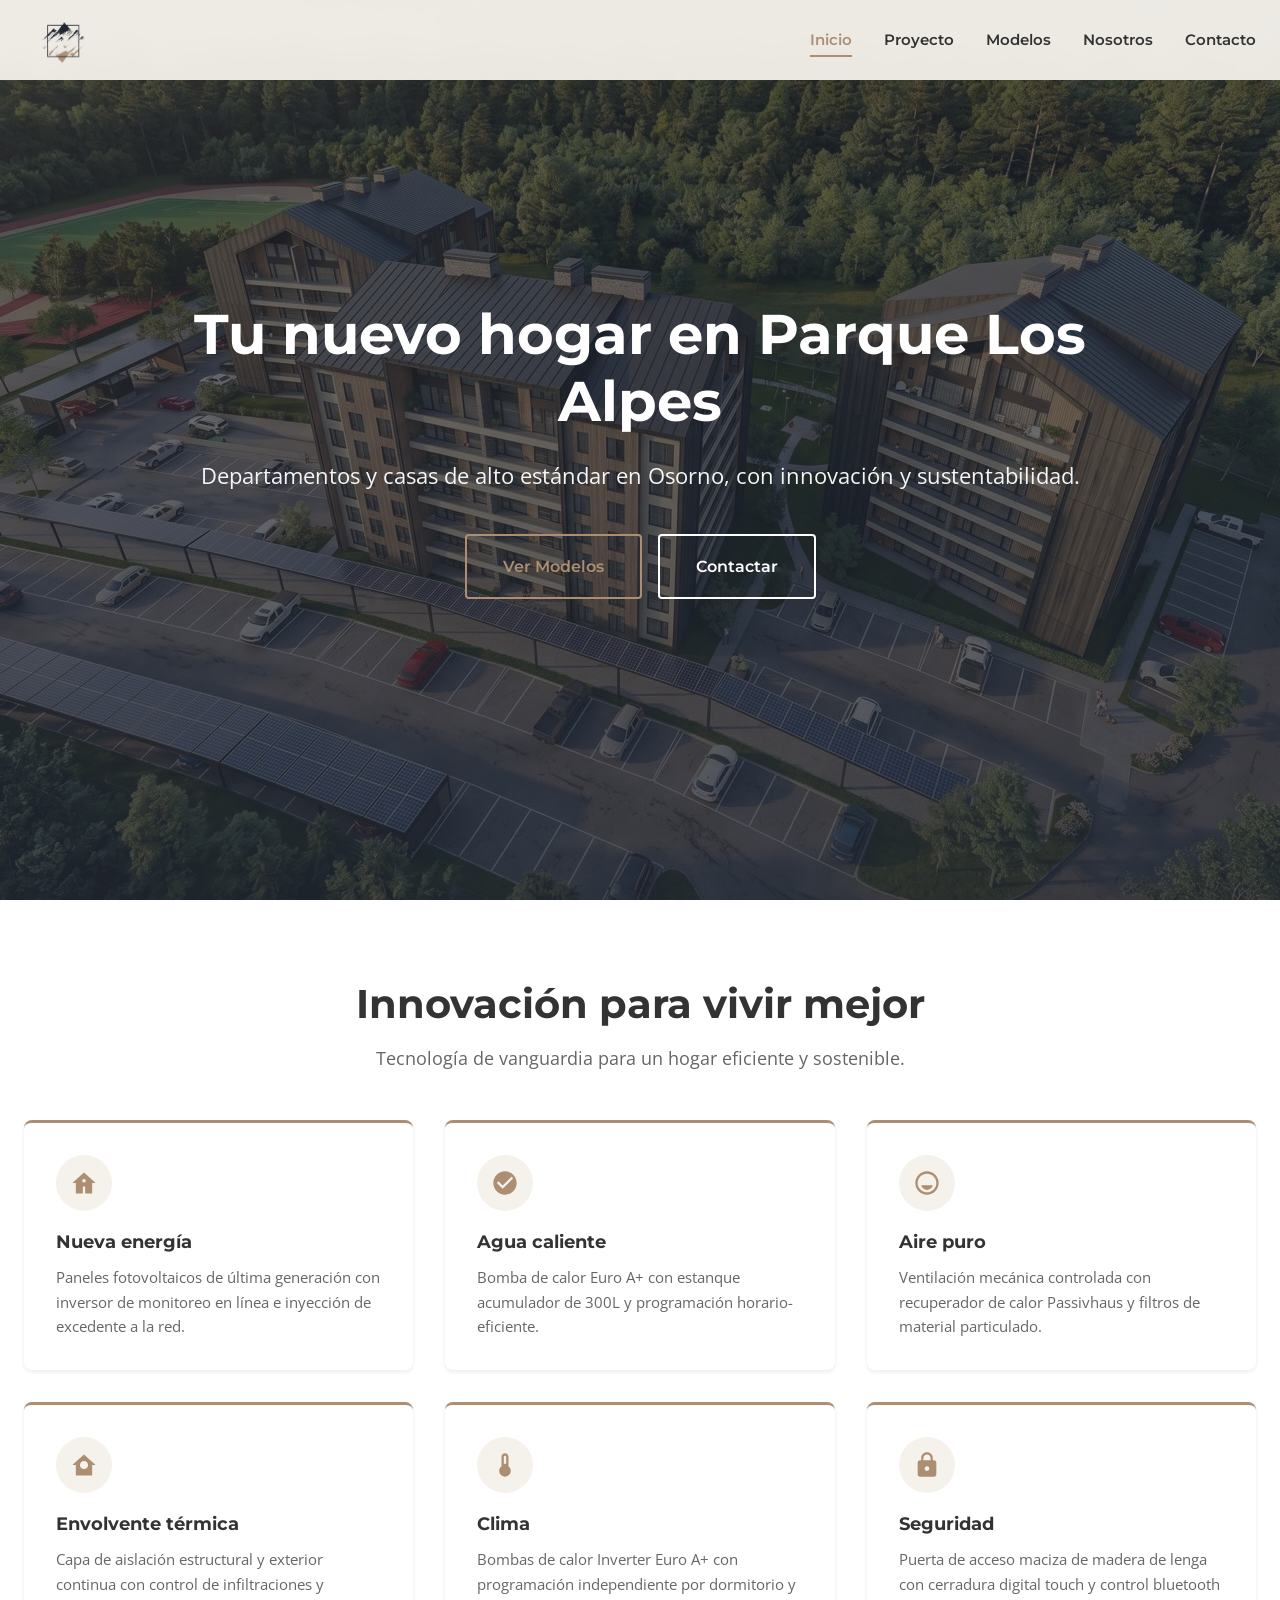
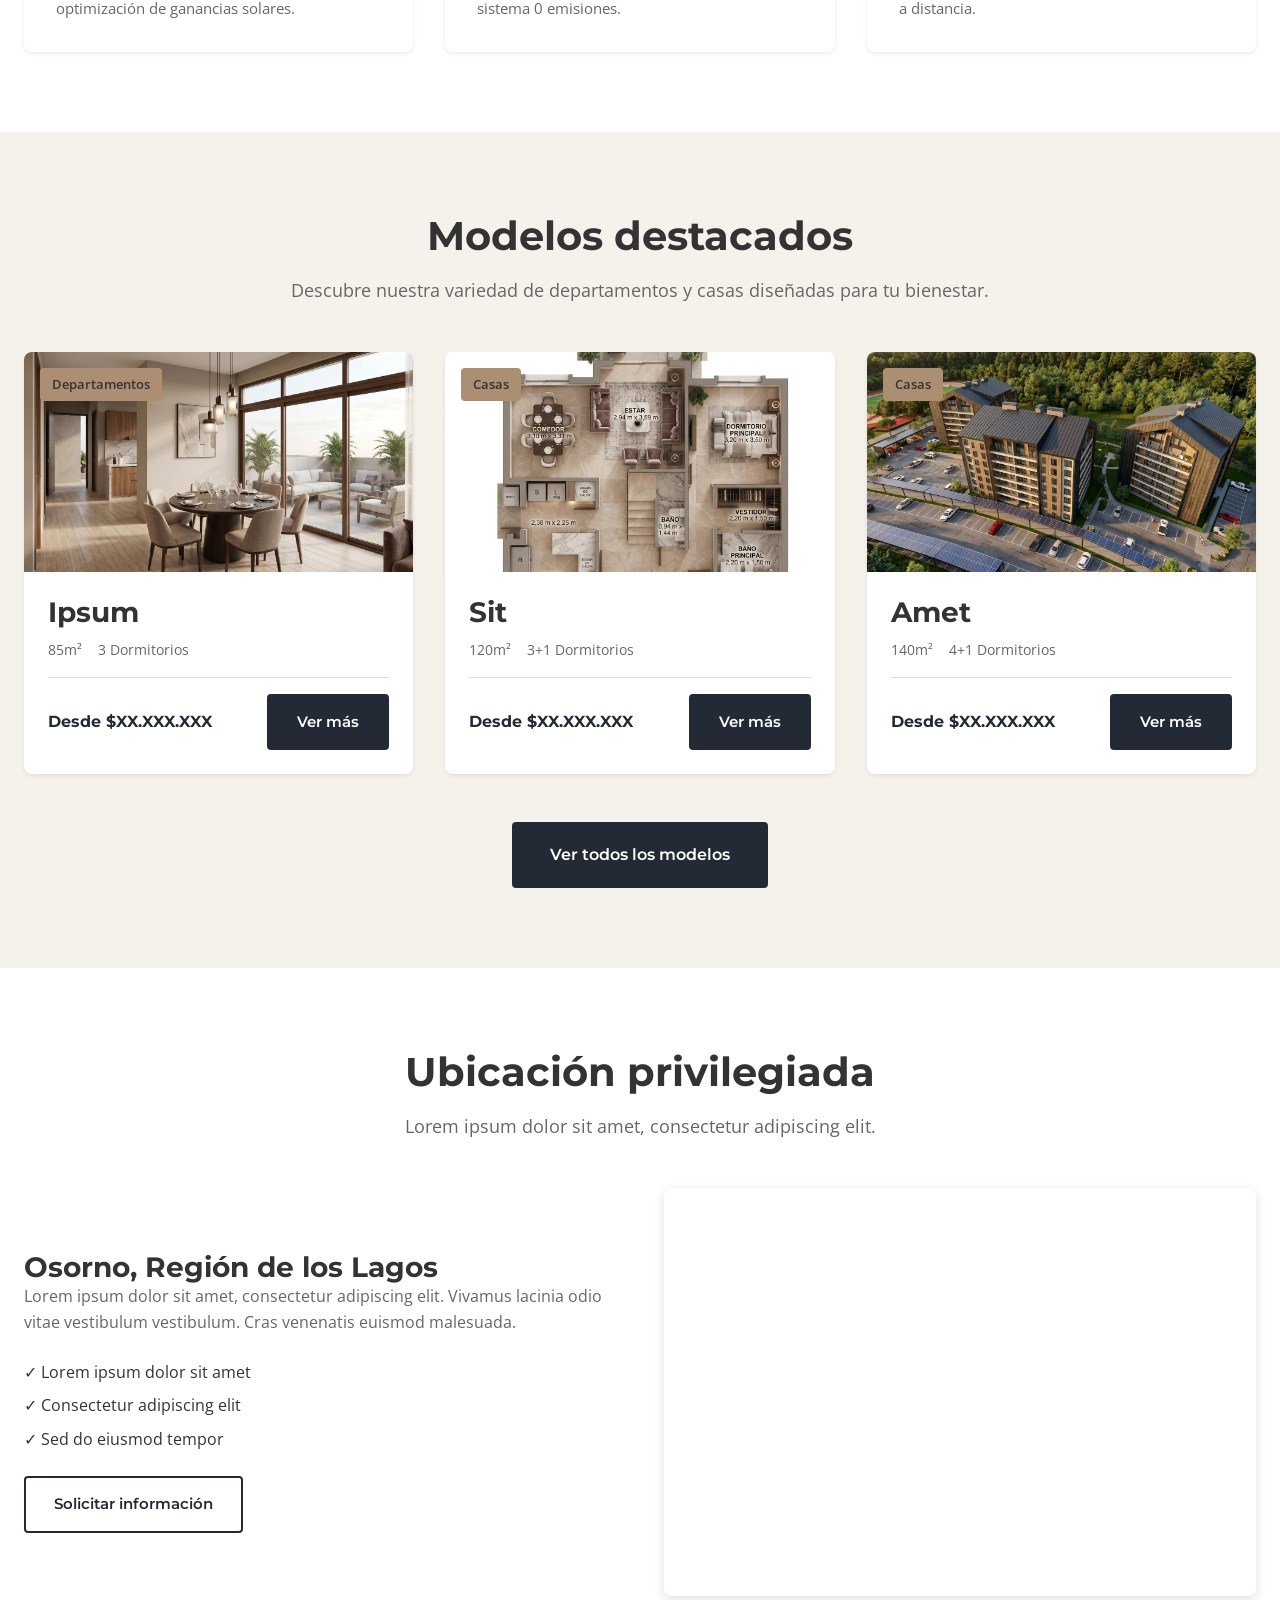
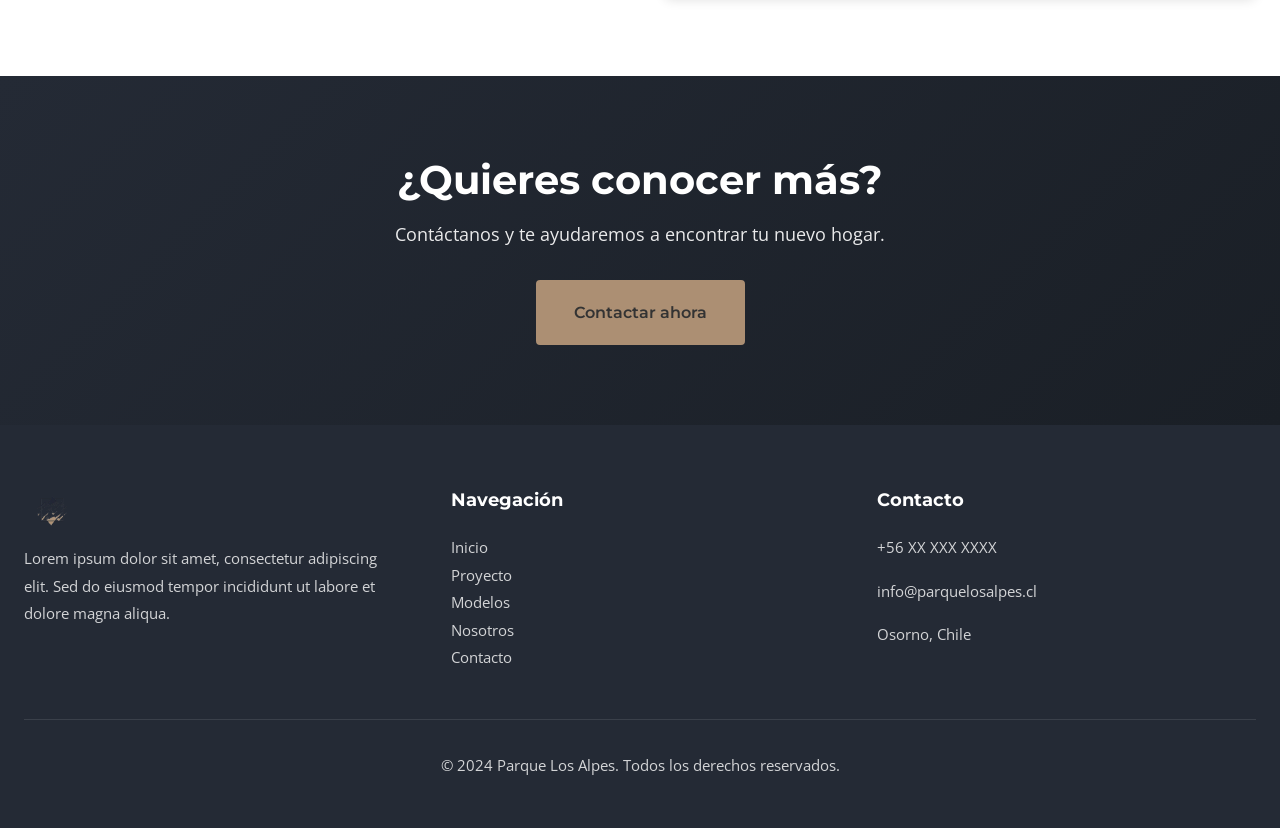
<file: index.html>
<!DOCTYPE html>
<html lang="es">
<head>
  <meta charset="UTF-8">
  <meta name="viewport" content="width=device-width, initial-scale=1.0">
  <title>Parque Los Alpes | Departamentos y Casas en Osorno</title>
  <meta name="description" content="Departamentos y casas de alto estándar en Osorno, con innovación y sustentabilidad. Parque Los Alpes, tu nuevo hogar.">
  <meta name="keywords" content="inmobiliaria osorno, departamentos osorno, casas osorno, Parque Los Alpes">
  <link rel="preconnect" href="https://fonts.googleapis.com">
  <link rel="preconnect" href="https://fonts.gstatic.com" crossorigin>
  <link href="https://fonts.googleapis.com/css2?family=Montserrat:wght@500;600;700&family=Open+Sans:wght@400;600&display=swap" rel="stylesheet">
  <link rel="stylesheet" href="css/styles.css">
</head>
<body>
  <nav class="nav" id="nav">
    <div class="container nav-inner">
      <a href="index.html" class="nav-logo">
        <img src="Logo.png" alt="Parque Los Alpes" onerror="this.textContent='Parque Los Alpes'">
      </a>
      <button class="nav-toggle" id="navToggle" aria-label="Menú">
        <span></span>
        <span></span>
        <span></span>
      </button>
      <ul class="nav-menu" id="navMenu">
        <li><a href="index.html" class="nav-link active">Inicio</a></li>
        <li><a href="proyecto.html" class="nav-link">Proyecto</a></li>
        <li><a href="modelos.html" class="nav-link">Modelos</a></li>
        <li><a href="nosotros.html" class="nav-link">Nosotros</a></li>
        <li><a href="contacto.html" class="nav-link">Contacto</a></li>
      </ul>
    </div>
  </nav>

  <main>
    <section class="hero">
      <div class="hero-content">
        <h1>Tu nuevo hogar en Parque Los Alpes</h1>
        <p class="hero-subtitle">Departamentos y casas de alto estándar en Osorno, con innovación y sustentabilidad.</p>
        <div class="hero-cta">
          <a href="modelos.html" class="btn btn-secondary btn-lg" style="border-color: #AC8F73; color: #AC8F73;">Ver Modelos</a>
          <a href="contacto.html" class="btn btn-secondary btn-lg" style="border-color: white; color: white;">Contactar</a>
        </div>
      </div>
    </section>

    <section class="section" id="propuesta">
      <div class="container">
        <div class="section-header">
          <h2>Innovación para vivir mejor</h2>
          <p>Tecnología de vanguardia para un hogar eficiente y sostenible.</p>
        </div>
        <div class="features-grid">
          <div class="feature-card">
            <div class="feature-icon">
              <svg viewBox="0 0 24 24"><path d="M12 3L2 12h3v9h6v-6h2v6h6v-9h3L12 3zm0 8.5c-.83 0-1.5-.67-1.5-1.5s.67-1.5 1.5-1.5 1.5.67 1.5 1.5-.67 1.5-1.5 1.5z"/></svg>
            </div>
            <h3>Nueva energía</h3>
            <p>Paneles fotovoltaicos de última generación con inversor de monitoreo en línea e inyección de excedente a la red.</p>
          </div>
          <div class="feature-card">
            <div class="feature-icon">
              <svg viewBox="0 0 24 24"><path d="M12 2C6.48 2 2 6.48 2 12s4.48 10 10 10 10-4.48 10-10S17.52 2 12 2zm-2 15l-5-5 1.41-1.41L10 14.17l7.59-7.59L19 8l-9 9z"/></svg>
            </div>
            <h3>Agua caliente</h3>
            <p>Bomba de calor Euro A+ con estanque acumulador de 300L y programación horario-eficiente.</p>
          </div>
          <div class="feature-card">
            <div class="feature-icon">
              <svg viewBox="0 0 24 24"><path d="M12 2C6.48 2 2 6.48 2 12s4.48 10 10 10 10-4.48 10-10S17.52 2 12 2zm0 18c-4.41 0-8-3.59-8-8s3.59-8 8-8 8 3.59 8 8-3.59 8-8 8zm-5-6c.78 2.34 2.72 4 5 4s4.22-1.66 5-4H7z"/></svg>
            </div>
            <h3>Aire puro</h3>
            <p>Ventilación mecánica controlada con recuperador de calor Passivhaus y filtros de material particulado.</p>
          </div>
          <div class="feature-card">
            <div class="feature-icon">
              <svg viewBox="0 0 24 24"><path d="M12 3L2 12h3v9h14v-9h3L12 3zm0 12.5c-1.93 0-3.5-1.57-3.5-3.5s1.57-3.5 3.5-3.5 3.5 1.57 3.5 3.5-1.57 3.5-3.5 3.5z"/></svg>
            </div>
            <h3>Envolvente térmica</h3>
            <p>Capa de aislación estructural y exterior continua con control de infiltraciones y optimización de ganancias solares.</p>
          </div>
          <div class="feature-card">
            <div class="feature-icon">
              <svg viewBox="0 0 24 24"><path d="M15 13V5c0-1.66-1.34-3-3-3S9 3.34 9 5v8c-1.21.91-2 2.37-2 4 0 2.76 2.24 5 5 5s5-2.24 5-5c0-1.63-.79-3.09-2-4zm-4-2V5c0-.55.45-1 1-1s1 .45 1 1v6h-2z"/></svg>
            </div>
            <h3>Clima</h3>
            <p>Bombas de calor Inverter Euro A+ con programación independiente por dormitorio y sistema 0 emisiones.</p>
          </div>
          <div class="feature-card">
            <div class="feature-icon">
              <svg viewBox="0 0 24 24"><path d="M18 8h-1V6c0-2.76-2.24-5-5-5S7 3.24 7 6v2H6c-1.1 0-2 .9-2 2v10c0 1.1.9 2 2 2h12c1.1 0 2-.9 2-2V10c0-1.1-.9-2-2-2zm-6 9c-1.1 0-2-.9-2-2s.9-2 2-2 2 .9 2 2-.9 2-2 2zm3.1-9H8.9V6c0-1.71 1.39-3.1 3.1-3.1 1.71 0 3.1 1.39 3.1 3.1v2z"/></svg>
            </div>
            <h3>Seguridad</h3>
            <p>Puerta de acceso maciza de madera de lenga con cerradura digital touch y control bluetooth a distancia.</p>
          </div>
        </div>
      </div>
    </section>

    <section class="section section-alt" id="modelos-destacados">
      <div class="container">
        <div class="section-header">
          <h2>Modelos destacados</h2>
          <p>Descubre nuestra variedad de departamentos y casas diseñadas para tu bienestar.</p>
        </div>
        <div class="model-grid">
          <div class="model-card" data-type="depto" data-model="ipsum">
            <div class="model-card-image">
              <img src="Imagenes/Decoracion piloto.jpeg" alt="Modelo Ipsum">
              <span class="model-badge">Departamentos</span>
            </div>
            <div class="model-card-content">
              <h3>Ipsum</h3>
              <div class="model-meta">
                <span>85m²</span>
                <span>3 Dormitorios</span>
              </div>
              <div class="model-card-footer">
                <span class="model-price">Desde $XX.XXX.XXX</span>
                <a href="modelos.html" class="btn btn-primary btn-sm">Ver más</a>
              </div>
            </div>
          </div>
          <div class="model-card" data-type="casa" data-model="sit">
            <div class="model-card-image">
              <img src="Planos/Saboya.jpeg" alt="Modelo Sit">
              <span class="model-badge">Casas</span>
            </div>
            <div class="model-card-content">
              <h3>Sit</h3>
              <div class="model-meta">
                <span>120m²</span>
                <span>3+1 Dormitorios</span>
              </div>
              <div class="model-card-footer">
                <span class="model-price">Desde $XX.XXX.XXX</span>
                <a href="modelos.html" class="btn btn-primary btn-sm">Ver más</a>
              </div>
            </div>
          </div>
          <div class="model-card" data-type="casa" data-model="amet">
            <div class="model-card-image">
              <img src="Imagenes/VIsta aerea.jpeg" alt="Modelo Amet">
              <span class="model-badge">Casas</span>
            </div>
            <div class="model-card-content">
              <h3>Amet</h3>
              <div class="model-meta">
                <span>140m²</span>
                <span>4+1 Dormitorios</span>
              </div>
              <div class="model-card-footer">
                <span class="model-price">Desde $XX.XXX.XXX</span>
                <a href="modelos.html" class="btn btn-primary btn-sm">Ver más</a>
              </div>
            </div>
          </div>
        </div>
        <div class="text-center" style="margin-top: 48px;">
          <a href="modelos.html" class="btn btn-primary btn-lg">Ver todos los modelos</a>
        </div>
      </div>
    </section>

    <section class="section" id="ubicacion">
      <div class="container">
        <div class="section-header">
          <h2>Ubicación privilegiada</h2>
          <p>Lorem ipsum dolor sit amet, consectetur adipiscing elit.</p>
        </div>
        <div class="location-grid">
          <div class="location-info">
            <h3>Osorno, Región de los Lagos</h3>
            <p class="text-secondary mb-3">Lorem ipsum dolor sit amet, consectetur adipiscing elit. Vivamus lacinia odio vitae vestibulum vestibulum. Cras venenatis euismod malesuada.</p>
            <ul style="margin-bottom: 24px;">
              <li class="mb-1">✓ Lorem ipsum dolor sit amet</li>
              <li class="mb-1">✓ Consectetur adipiscing elit</li>
              <li class="mb-1">✓ Sed do eiusmod tempor</li>
            </ul>
            <a href="contacto.html" class="btn btn-secondary">Solicitar información</a>
          </div>
          <div class="location-map">
            <iframe src="https://www.google.com/maps/embed?pb=!1m18!1m12!1m3!1d49995.95755269172!2d-73.14569887355469!3d-40.57430119999999!2m3!1f0!2f0!3f0!3m2!1i1024!2i768!4f13.1!3m3!1m2!1s0x96140a1659e653d5%3A0x5c6e2d5e7e6b6b6b!2sOsorno%2C%20Los%20R%C3%ADos%2C%20Chile!5e0!3m2!1ses!2sus!4v1700000000000!5m2!1ses!2sus" allowfullscreen="" loading="lazy" referrerpolicy="no-referrer-when-downgrade"></iframe>
          </div>
        </div>
      </div>
    </section>

    <section class="cta-section">
      <div class="container">
        <h2>¿Quieres conocer más?</h2>
        <p>Contáctanos y te ayudaremos a encontrar tu nuevo hogar.</p>
        <a href="contacto.html" class="btn btn-accent btn-lg">Contactar ahora</a>
      </div>
    </section>
  </main>

  <footer class="footer">
    <div class="container">
      <div class="footer-grid">
        <div>
          <img src="Logo.png" alt="Parque Los Alpes" style="height: 40px; margin-bottom: 16px; background: transparent;" onerror="this.style.display='none'">
          <p>Lorem ipsum dolor sit amet, consectetur adipiscing elit. Sed do eiusmod tempor incididunt ut labore et dolore magna aliqua.</p>
        </div>
        <div>
          <h4>Navegación</h4>
          <ul>
            <li><a href="index.html">Inicio</a></li>
            <li><a href="proyecto.html">Proyecto</a></li>
            <li><a href="modelos.html">Modelos</a></li>
            <li><a href="nosotros.html">Nosotros</a></li>
            <li><a href="contacto.html">Contacto</a></li>
          </ul>
        </div>
        <div>
          <h4>Contacto</h4>
          <p>+56 XX XXX XXXX</p>
          <p>info@parquelosalpes.cl</p>
          <p>Osorno, Chile</p>
        </div>
      </div>
      <div class="footer-bottom">
        <p>© 2024 Parque Los Alpes. Todos los derechos reservados.</p>
      </div>
    </div>
  </footer>

  <script src="js/main.js"></script>
</body>
</html>
</file>
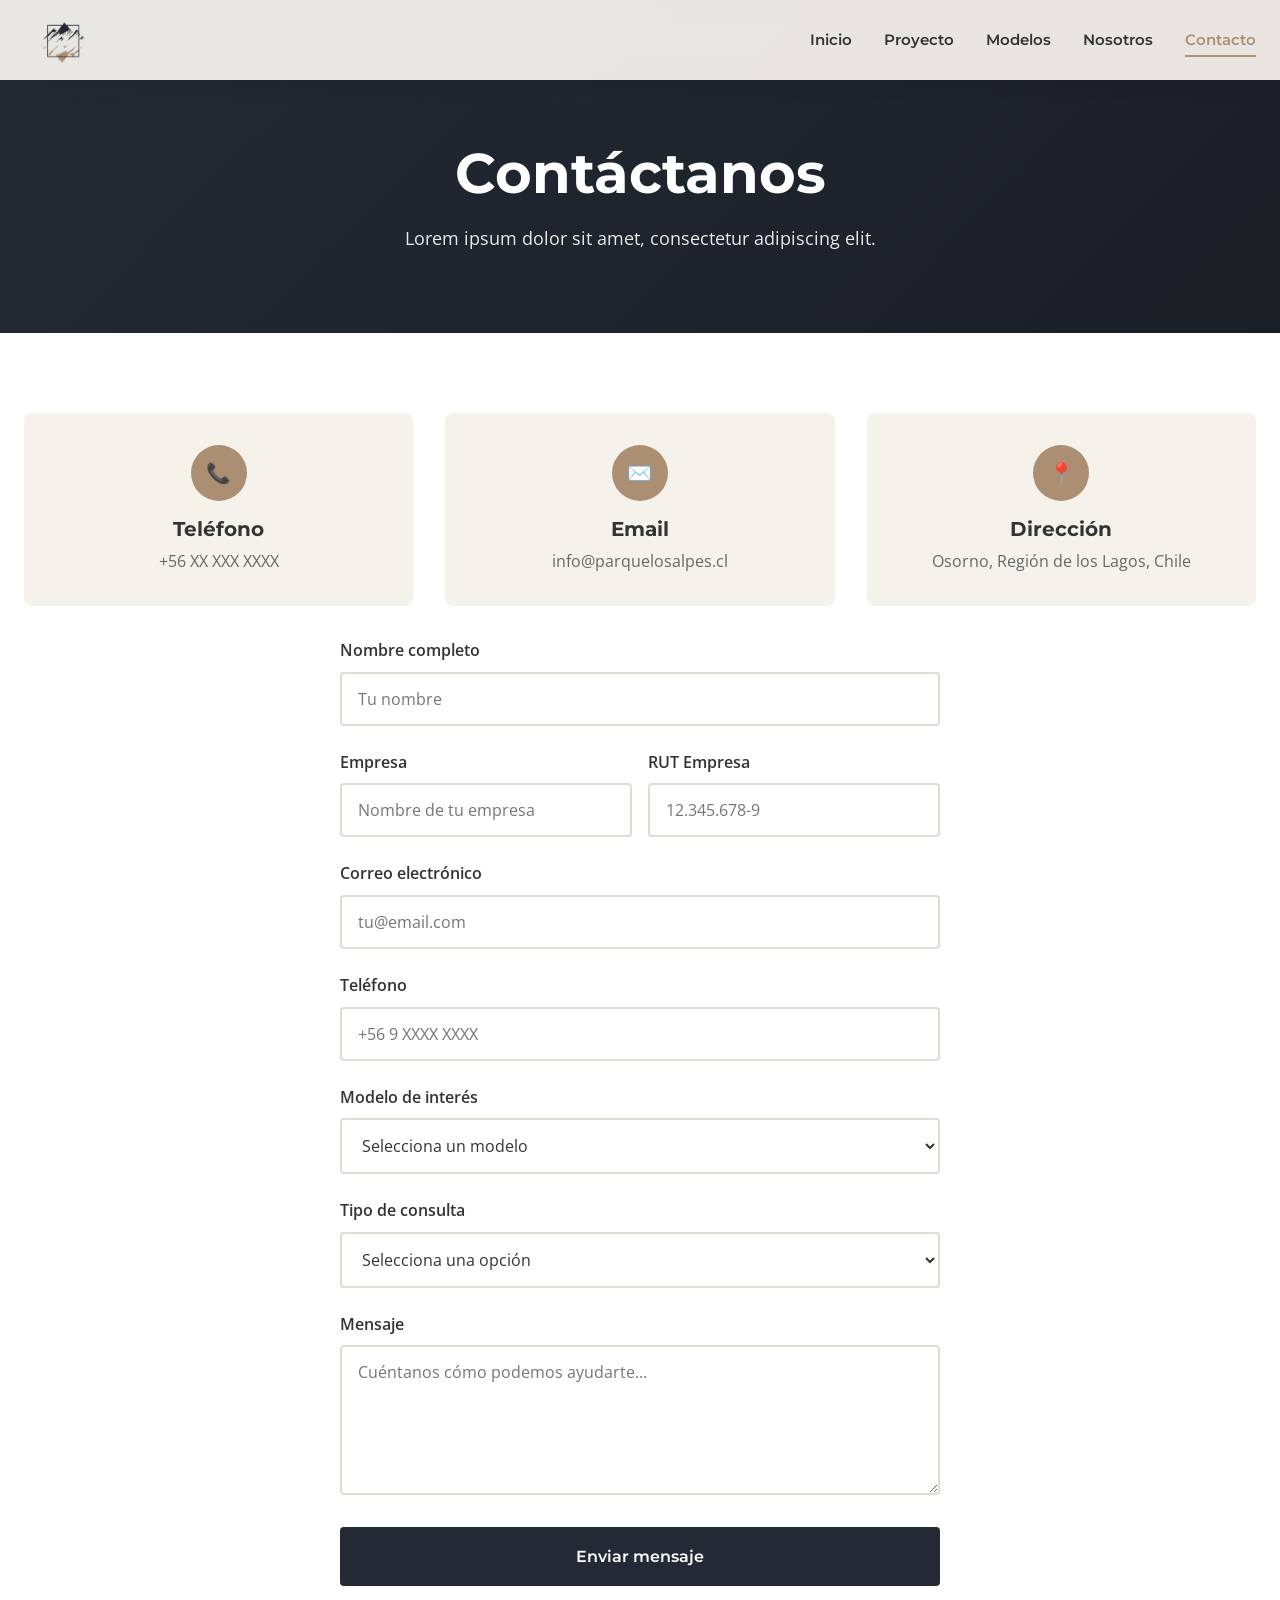
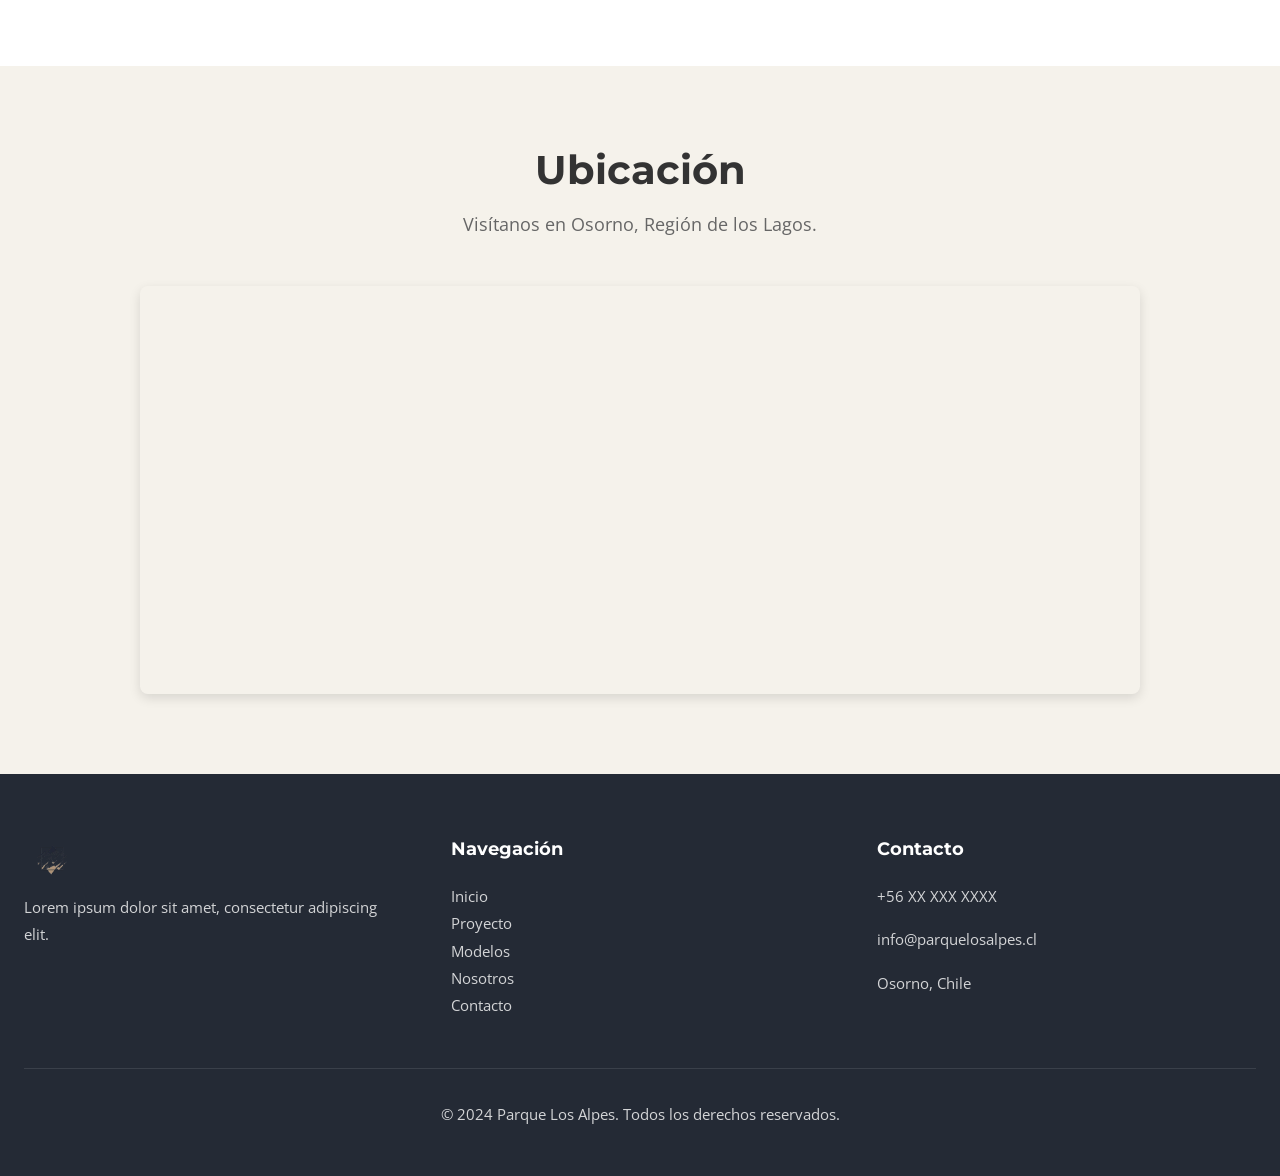
<file: contacto.html>
<!DOCTYPE html>
<html lang="es">
<head>
  <meta charset="UTF-8">
  <meta name="viewport" content="width=device-width, initial-scale=1.0">
  <title>Contacto | Parque Los Alpes</title>
  <meta name="description" content="Contáctanos para más información sobre nuestros departamentos y casas en Osorno.">
  <link rel="preconnect" href="https://fonts.googleapis.com">
  <link rel="preconnect" href="https://fonts.gstatic.com" crossorigin>
  <link href="https://fonts.googleapis.com/css2?family=Montserrat:wght@500;600;700&family=Open+Sans:wght@400;600&display=swap" rel="stylesheet">
  <link rel="stylesheet" href="css/styles.css">
</head>
<body>
  <nav class="nav" id="nav">
    <div class="container nav-inner">
      <a href="index.html" class="nav-logo">
        <img src="Logo.png" alt="Parque Los Alpes" onerror="this.textContent='Parque Los Alpes'">
      </a>
      <button class="nav-toggle" id="navToggle" aria-label="Menú">
        <span></span>
        <span></span>
        <span></span>
      </button>
      <ul class="nav-menu" id="navMenu">
        <li><a href="index.html" class="nav-link">Inicio</a></li>
        <li><a href="proyecto.html" class="nav-link">Proyecto</a></li>
        <li><a href="modelos.html" class="nav-link">Modelos</a></li>
        <li><a href="nosotros.html" class="nav-link">Nosotros</a></li>
        <li><a href="contacto.html" class="nav-link active">Contacto</a></li>
      </ul>
    </div>
  </nav>

  <main>
    <header class="page-header">
      <div class="container">
        <h1>Contáctanos</h1>
        <p>Lorem ipsum dolor sit amet, consectetur adipiscing elit.</p>
      </div>
    </header>

    <section class="section">
      <div class="container">
        <div class="contact-grid mb-4">
          <div class="contact-card">
            <div class="contact-icon">📞</div>
            <h4>Teléfono</h4>
            <p>+56 XX XXX XXXX</p>
          </div>
          <div class="contact-card">
            <div class="contact-icon">✉️</div>
            <h4>Email</h4>
            <p>info@parquelosalpes.cl</p>
          </div>
          <div class="contact-card">
            <div class="contact-icon">📍</div>
            <h4>Dirección</h4>
            <p>Osorno, Región de los Lagos, Chile</p>
          </div>
        </div>

        <div class="contact-form">
          <form id="contactForm">
            <div class="form-group">
              <label class="form-label" for="nombre">Nombre completo</label>
              <input type="text" id="nombre" name="nombre" class="form-input" placeholder="Tu nombre" required>
            </div>
            <div class="form-row" style="display: grid; grid-template-columns: 1fr 1fr; gap: 16px;">
              <div class="form-group">
                <label class="form-label" for="empresa">Empresa</label>
                <input type="text" id="empresa" name="empresa" class="form-input" placeholder="Nombre de tu empresa">
              </div>
              <div class="form-group">
                <label class="form-label" for="rut">RUT Empresa</label>
                <input type="text" id="rut" name="rut" class="form-input" placeholder="12.345.678-9">
              </div>
            </div>
            <div class="form-group">
              <label class="form-label" for="email">Correo electrónico</label>
              <input type="email" id="email" name="email" class="form-input" placeholder="tu@email.com" required>
            </div>
            <div class="form-group">
              <label class="form-label" for="telefono">Teléfono</label>
              <input type="tel" id="telefono" name="telefono" class="form-input" placeholder="+56 9 XXXX XXXX">
            </div>
            <div class="form-group">
              <label class="form-label" for="interes">Modelo de interés</label>
              <select id="interes" name="interes" class="form-select">
                <option value="">Selecciona un modelo</option>
                <option value="lorem">Lorem - 65m²</option>
                <option value="ipsum">Ipsum - 85m²</option>
                <option value="dolor">Dolor - 100m²</option>
                <option value="sit">Sit - 120m²</option>
                <option value="amet">Amet - 140m²</option>
              </select>
            </div>
            <div class="form-group">
              <label class="form-label" for="tipo">Tipo de consulta</label>
              <select id="tipo" name="tipo" class="form-select">
                <option value="">Selecciona una opción</option>
                <option value="comprar">Quiero comprar</option>
                <option value="vender">Quiero vender</option>
              </select>
            </div>
            <div class="form-group">
              <label class="form-label" for="mensaje">Mensaje</label>
              <textarea id="mensaje" name="mensaje" class="form-textarea" placeholder="Cuéntanos cómo podemos ayudarte..."></textarea>
            </div>
            <button type="submit" class="btn btn-primary btn-lg" style="width: 100%;">Enviar mensaje</button>
          </form>
        </div>
      </div>
    </section>

    <section class="section section-alt">
      <div class="container">
        <div class="section-header">
          <h2>Ubicación</h2>
          <p>Visítanos en Osorno, Región de los Lagos.</p>
        </div>
        <div class="location-map" style="max-width: 1000px; margin: 0 auto;">
          <iframe src="https://www.google.com/maps/embed?pb=!1m18!1m12!1m3!1d49995.95755269172!2d-73.14569887355469!3d-40.57430119999999!2m3!1f0!2f0!3f0!3m2!1i1024!2i768!4f13.1!3m3!1m2!1s0x96140a1659e653d5%3A0x5c6e2d5e7e6b6b6b!2sOsorno%2C%20Los%20R%C3%ADos%2C%20Chile!5e0!3m2!1ses!2sus!4v1700000000000!5m2!1ses!2sus" allowfullscreen="" loading="lazy" referrerpolicy="no-referrer-when-downgrade"></iframe>
        </div>
      </div>
    </section>
  </main>

  <footer class="footer">
    <div class="container">
      <div class="footer-grid">
        <div>
          <img src="Logo.png" alt="Parque Los Alpes" style="height: 40px; margin-bottom: 16px; background: transparent;" onerror="this.style.display='none'">
          <p>Lorem ipsum dolor sit amet, consectetur adipiscing elit.</p>
        </div>
        <div>
          <h4>Navegación</h4>
          <ul>
            <li><a href="index.html">Inicio</a></li>
            <li><a href="proyecto.html">Proyecto</a></li>
            <li><a href="modelos.html">Modelos</a></li>
            <li><a href="nosotros.html">Nosotros</a></li>
            <li><a href="contacto.html">Contacto</a></li>
          </ul>
        </div>
        <div>
          <h4>Contacto</h4>
          <p>+56 XX XXX XXXX</p>
          <p>info@parquelosalpes.cl</p>
          <p>Osorno, Chile</p>
        </div>
      </div>
      <div class="footer-bottom">
        <p>© 2024 Parque Los Alpes. Todos los derechos reservados.</p>
      </div>
    </div>
  </footer>

  <script src="js/main.js"></script>
</body>
</html>
</file>
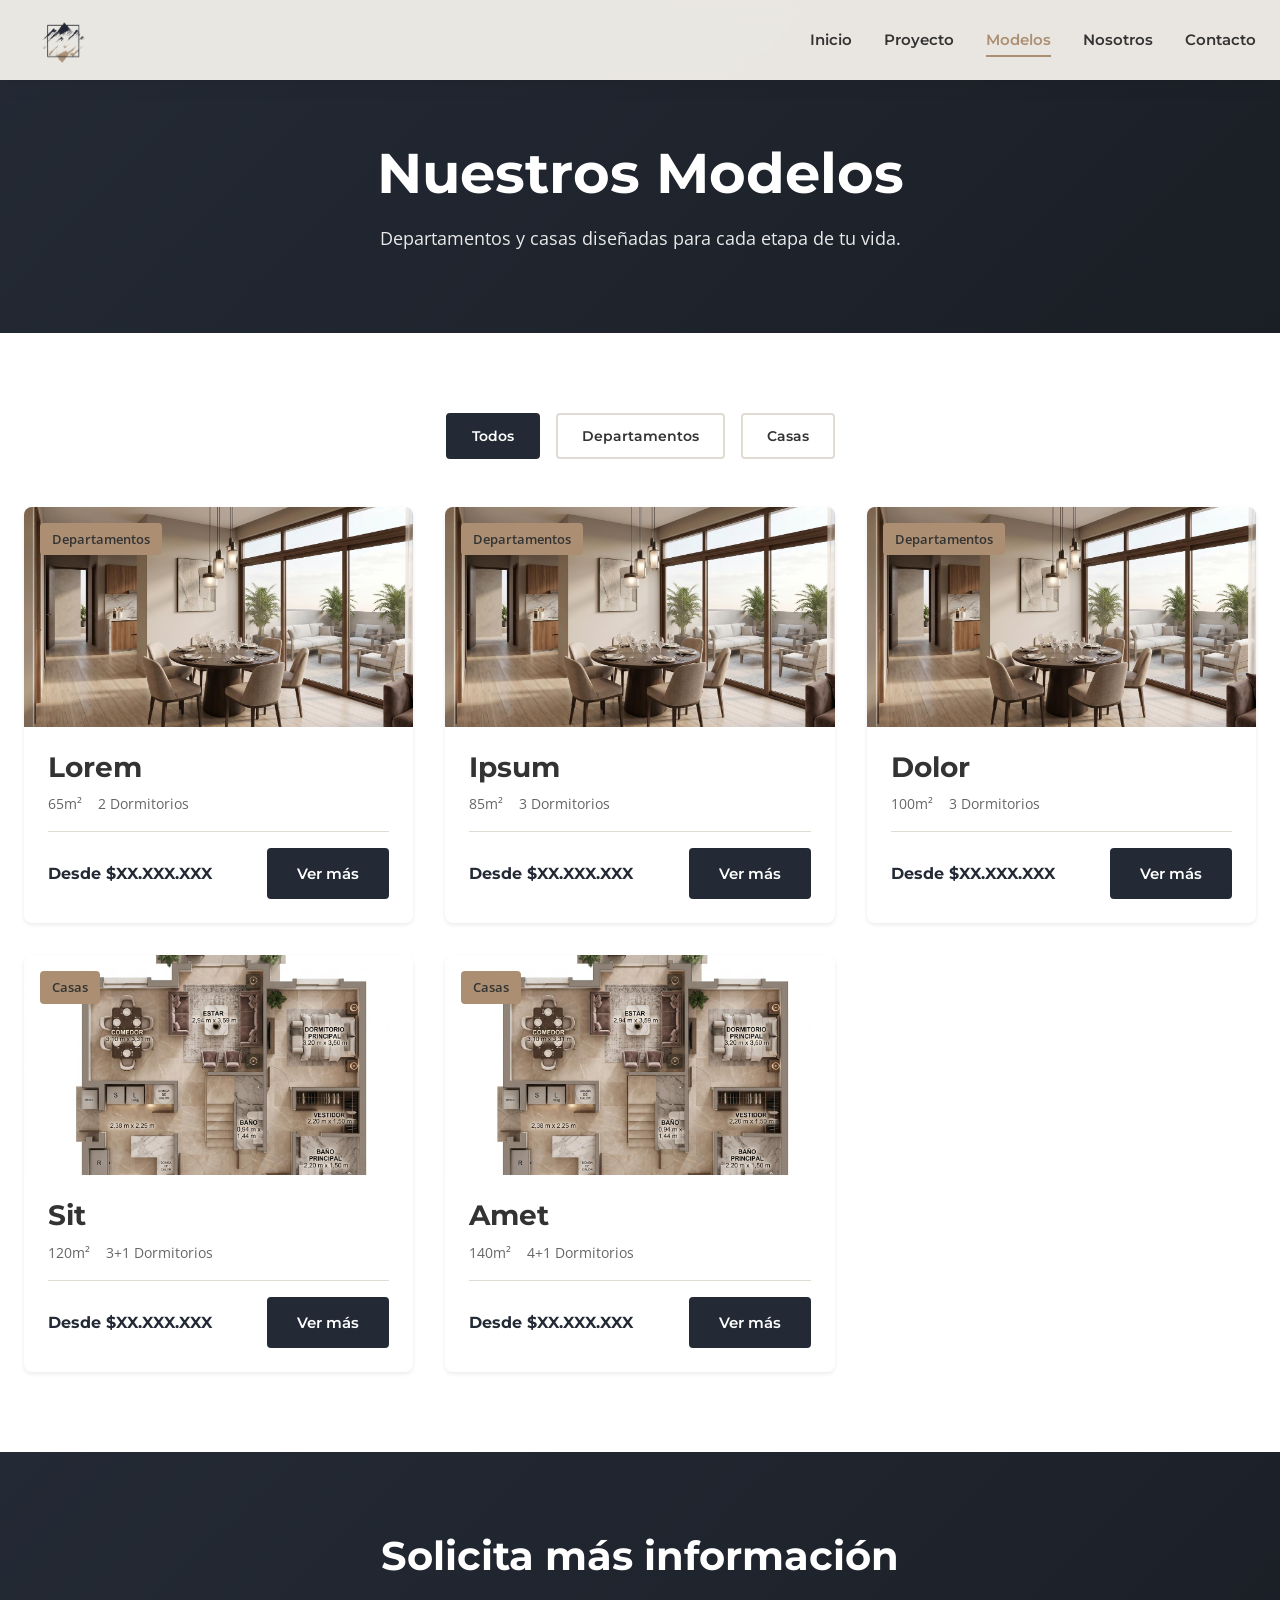
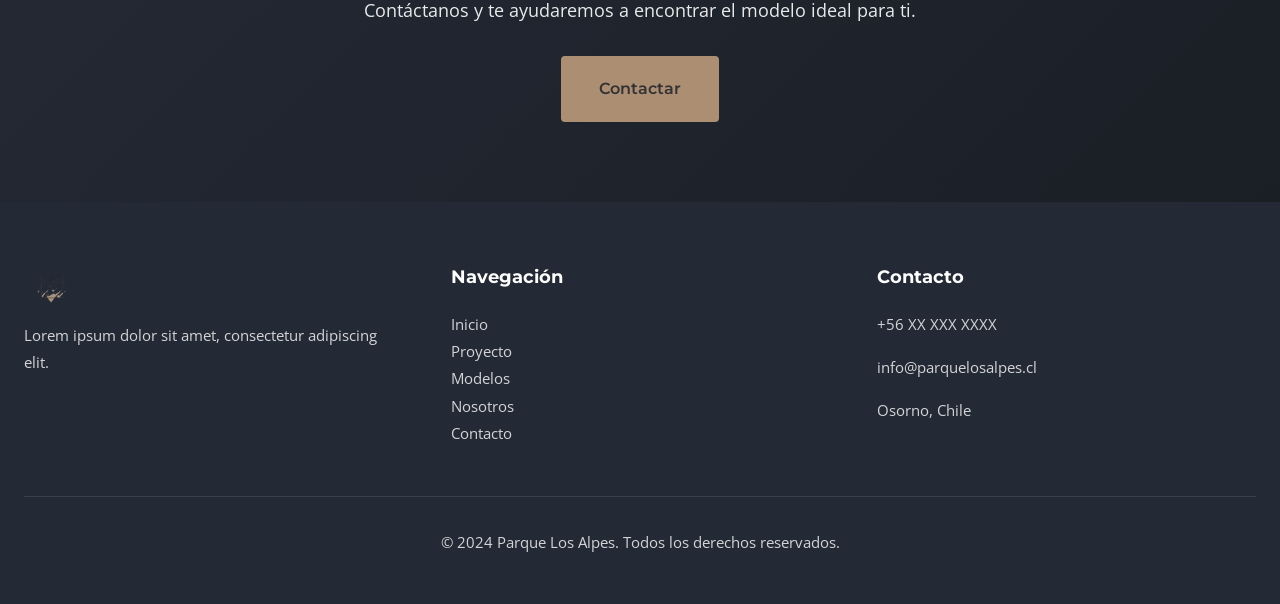
<file: modelos.html>
<!DOCTYPE html>
<html lang="es">
<head>
  <meta charset="UTF-8">
  <meta name="viewport" content="width=device-width, initial-scale=1.0">
  <title>Modelos | Parque Los Alpes</title>
  <meta name="description" content="Descubre los 5 modelos de departamentos y casas en Parque Los Alpes. Desde 65m² hasta 140m².">
  <link rel="preconnect" href="https://fonts.googleapis.com">
  <link rel="preconnect" href="https://fonts.gstatic.com" crossorigin>
  <link href="https://fonts.googleapis.com/css2?family=Montserrat:wght@500;600;700&family=Open+Sans:wght@400;600&display=swap" rel="stylesheet">
  <link rel="stylesheet" href="css/styles.css">
</head>
<body>
  <nav class="nav" id="nav">
    <div class="container nav-inner">
      <a href="index.html" class="nav-logo">
        <img src="Logo.png" alt="Parque Los Alpes" onerror="this.textContent='Parque Los Alpes'">
      </a>
      <button class="nav-toggle" id="navToggle" aria-label="Menú">
        <span></span>
        <span></span>
        <span></span>
      </button>
      <ul class="nav-menu" id="navMenu">
        <li><a href="index.html" class="nav-link">Inicio</a></li>
        <li><a href="proyecto.html" class="nav-link">Proyecto</a></li>
        <li><a href="modelos.html" class="nav-link active">Modelos</a></li>
        <li><a href="nosotros.html" class="nav-link">Nosotros</a></li>
        <li><a href="contacto.html" class="nav-link">Contacto</a></li>
      </ul>
    </div>
  </nav>

  <main>
    <header class="page-header">
      <div class="container">
        <h1>Nuestros Modelos</h1>
        <p>Departamentos y casas diseñadas para cada etapa de tu vida.</p>
      </div>
    </header>

    <section class="section">
      <div class="container">
        <div class="filters">
          <button class="filter-btn active" data-filter="all">Todos</button>
          <button class="filter-btn" data-filter="depto">Departamentos</button>
          <button class="filter-btn" data-filter="casa">Casas</button>
        </div>

        <div class="model-grid" id="modelGrid">
          <div class="model-card" data-type="depto" data-model="lorem">
            <div class="model-card-image">
              <img src="Imagenes/Decoracion piloto.jpeg" alt="Modelo Lorem">
              <span class="model-badge">Departamentos</span>
            </div>
            <div class="model-card-content">
              <h3>Lorem</h3>
              <div class="model-meta">
                <span>65m²</span>
                <span>2 Dormitorios</span>
              </div>
              <div class="model-card-footer">
                <span class="model-price">Desde $XX.XXX.XXX</span>
                <button class="btn btn-primary btn-sm" onclick="openModelModal('lorem')">Ver más</button>
              </div>
            </div>
          </div>

          <div class="model-card" data-type="depto" data-model="ipsum">
            <div class="model-card-image">
              <img src="Imagenes/Decoracion piloto.jpeg" alt="Modelo Ipsum">
              <span class="model-badge">Departamentos</span>
            </div>
            <div class="model-card-content">
              <h3>Ipsum</h3>
              <div class="model-meta">
                <span>85m²</span>
                <span>3 Dormitorios</span>
              </div>
              <div class="model-card-footer">
                <span class="model-price">Desde $XX.XXX.XXX</span>
                <button class="btn btn-primary btn-sm" onclick="openModelModal('ipsum')">Ver más</button>
              </div>
            </div>
          </div>

          <div class="model-card" data-type="depto" data-model="dolor">
            <div class="model-card-image">
              <img src="Imagenes/Decoracion piloto.jpeg" alt="Modelo Dolor">
              <span class="model-badge">Departamentos</span>
            </div>
            <div class="model-card-content">
              <h3>Dolor</h3>
              <div class="model-meta">
                <span>100m²</span>
                <span>3 Dormitorios</span>
              </div>
              <div class="model-card-footer">
                <span class="model-price">Desde $XX.XXX.XXX</span>
                <button class="btn btn-primary btn-sm" onclick="openModelModal('dolor')">Ver más</button>
              </div>
            </div>
          </div>

          <div class="model-card" data-type="casa" data-model="sit">
            <div class="model-card-image">
              <img src="Planos/Saboya.jpeg" alt="Modelo Sit">
              <span class="model-badge">Casas</span>
            </div>
            <div class="model-card-content">
              <h3>Sit</h3>
              <div class="model-meta">
                <span>120m²</span>
                <span>3+1 Dormitorios</span>
              </div>
              <div class="model-card-footer">
                <span class="model-price">Desde $XX.XXX.XXX</span>
                <button class="btn btn-primary btn-sm" onclick="openModelModal('sit')">Ver más</button>
              </div>
            </div>
          </div>

          <div class="model-card" data-type="casa" data-model="amet">
            <div class="model-card-image">
              <img src="Planos/Saboya.jpeg" alt="Modelo Amet">
              <span class="model-badge">Casas</span>
            </div>
            <div class="model-card-content">
              <h3>Amet</h3>
              <div class="model-meta">
                <span>140m²</span>
                <span>4+1 Dormitorios</span>
              </div>
              <div class="model-card-footer">
                <span class="model-price">Desde $XX.XXX.XXX</span>
                <button class="btn btn-primary btn-sm" onclick="openModelModal('amet')">Ver más</button>
              </div>
            </div>
          </div>
        </div>
      </div>
    </section>

    <section class="cta-section">
      <div class="container">
        <h2>Solicita más información</h2>
        <p>Contáctanos y te ayudaremos a encontrar el modelo ideal para ti.</p>
        <a href="contacto.html" class="btn btn-accent btn-lg">Contactar</a>
      </div>
    </section>
  </main>

  <div class="modal" id="modelModal">
    <div class="modal-backdrop" onclick="closeModelModal()"></div>
    <div class="modal-content">
      <button class="modal-close" onclick="closeModelModal()">×</button>
      <div class="modal-gallery">
        <div class="modal-gallery-main">
          <img id="modalMainImage" src="Imagenes/Decoracion piloto.jpeg" alt="">
        </div>
        <div class="modal-gallery-thumbs" id="modalThumbs">
          <img src="Imagenes/Decoracion piloto.jpeg" alt="" onclick="changeModalImage(this)">
          <img src="Planos/Saboya.jpeg" alt="" onclick="changeModalImage(this)">
          <img src="Imagenes/VIsta aerea.jpeg" alt="" onclick="changeModalImage(this)">
          <img src="Imagenes/Decoracion piloto.jpeg" alt="" onclick="changeModalImage(this)">
        </div>
      </div>
      <div class="modal-details">
        <div class="modal-modelo-header">
          <h2 id="modalTitle">Modelo</h2>
          <p class="text-secondary" id="modalType">Tipo</p>
        </div>
        <div class="modal-specs">
          <div class="spec-item">
            <span class="spec-value" id="modalSize">XX</span>
            <span class="spec-label">m²</span>
          </div>
          <div class="spec-item">
            <span class="spec-value" id="modalRooms">X</span>
            <span class="spec-label">Dormitorios</span>
          </div>
          <div class="spec-item">
            <span class="spec-value" id="modalBaths">X</span>
            <span class="spec-label">Baños</span>
          </div>
          <div class="spec-item">
            <span class="spec-value" id="modalParking">X</span>
            <span class="spec-label">Estacionamientos</span>
          </div>
        </div>
        <h4 style="margin-bottom: 16px;">Descripción</h4>
        <p class="text-secondary mb-3" id="modalDescription">Lorem ipsum dolor sit amet, consectetur adipiscing elit. Sed do eiusmod tempor incididunt ut labore et dolore magna aliqua.</p>
        <h4 style="margin-bottom: 16px;">Planos</h4>
        <div style="background: var(--color-bg-light); padding: 24px; border-radius: var(--border-radius); margin-bottom: 32px;">
          <img src="Planos/Saboya.jpeg" alt="Plano" style="width: 100%; max-width: 500px; margin: 0 auto; display: block;">
        </div>
        <a href="contacto.html" class="btn btn-primary btn-lg" style="width: 100%;">Solicitar información</a>
      </div>
    </div>
  </div>

  <footer class="footer">
    <div class="container">
      <div class="footer-grid">
        <div>
          <img src="Logo.png" alt="Parque Los Alpes" style="height: 40px; margin-bottom: 16px; background: transparent;" onerror="this.style.display='none'">
          <p>Lorem ipsum dolor sit amet, consectetur adipiscing elit.</p>
        </div>
        <div>
          <h4>Navegación</h4>
          <ul>
            <li><a href="index.html">Inicio</a></li>
            <li><a href="proyecto.html">Proyecto</a></li>
            <li><a href="modelos.html">Modelos</a></li>
            <li><a href="nosotros.html">Nosotros</a></li>
            <li><a href="contacto.html">Contacto</a></li>
          </ul>
        </div>
        <div>
          <h4>Contacto</h4>
          <p>+56 XX XXX XXXX</p>
          <p>info@parquelosalpes.cl</p>
          <p>Osorno, Chile</p>
        </div>
      </div>
      <div class="footer-bottom">
        <p>© 2024 Parque Los Alpes. Todos los derechos reservados.</p>
      </div>
    </div>
  </footer>

  <script src="js/main.js"></script>
</body>
</html>
</file>
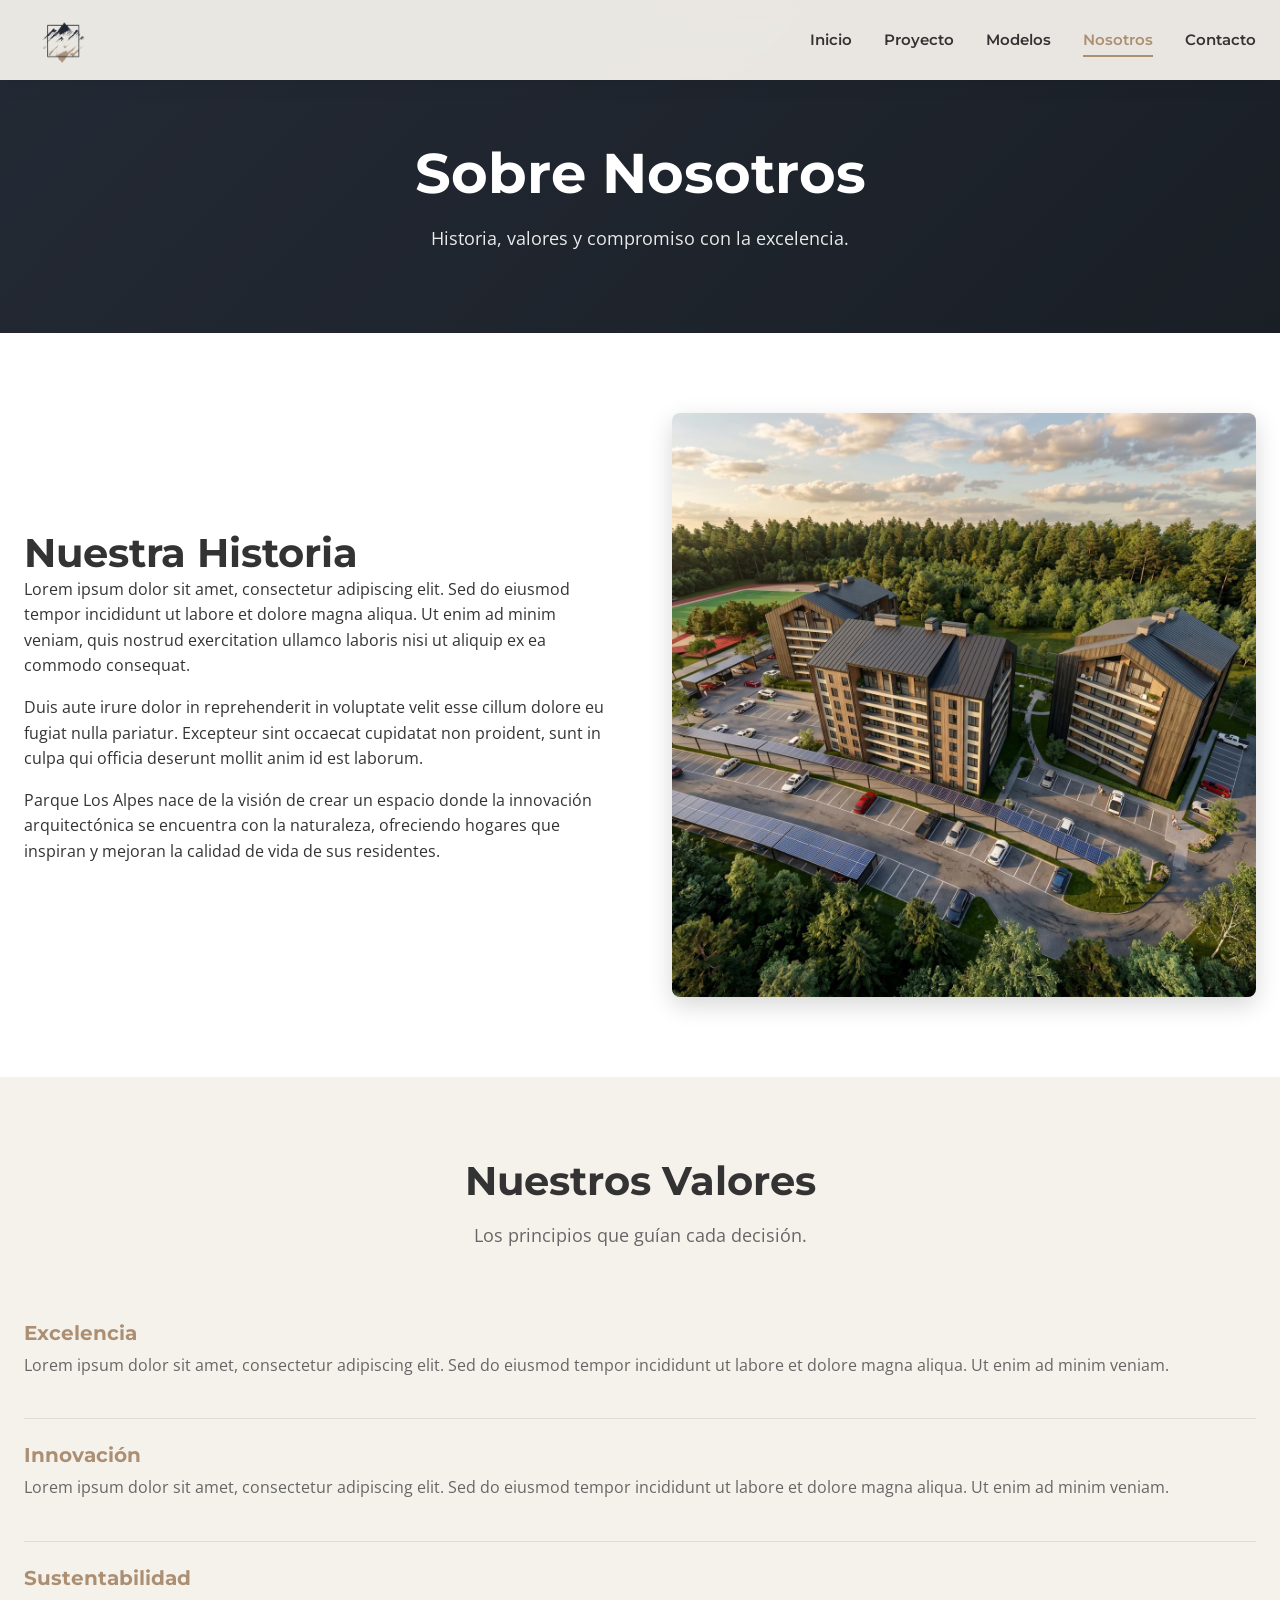
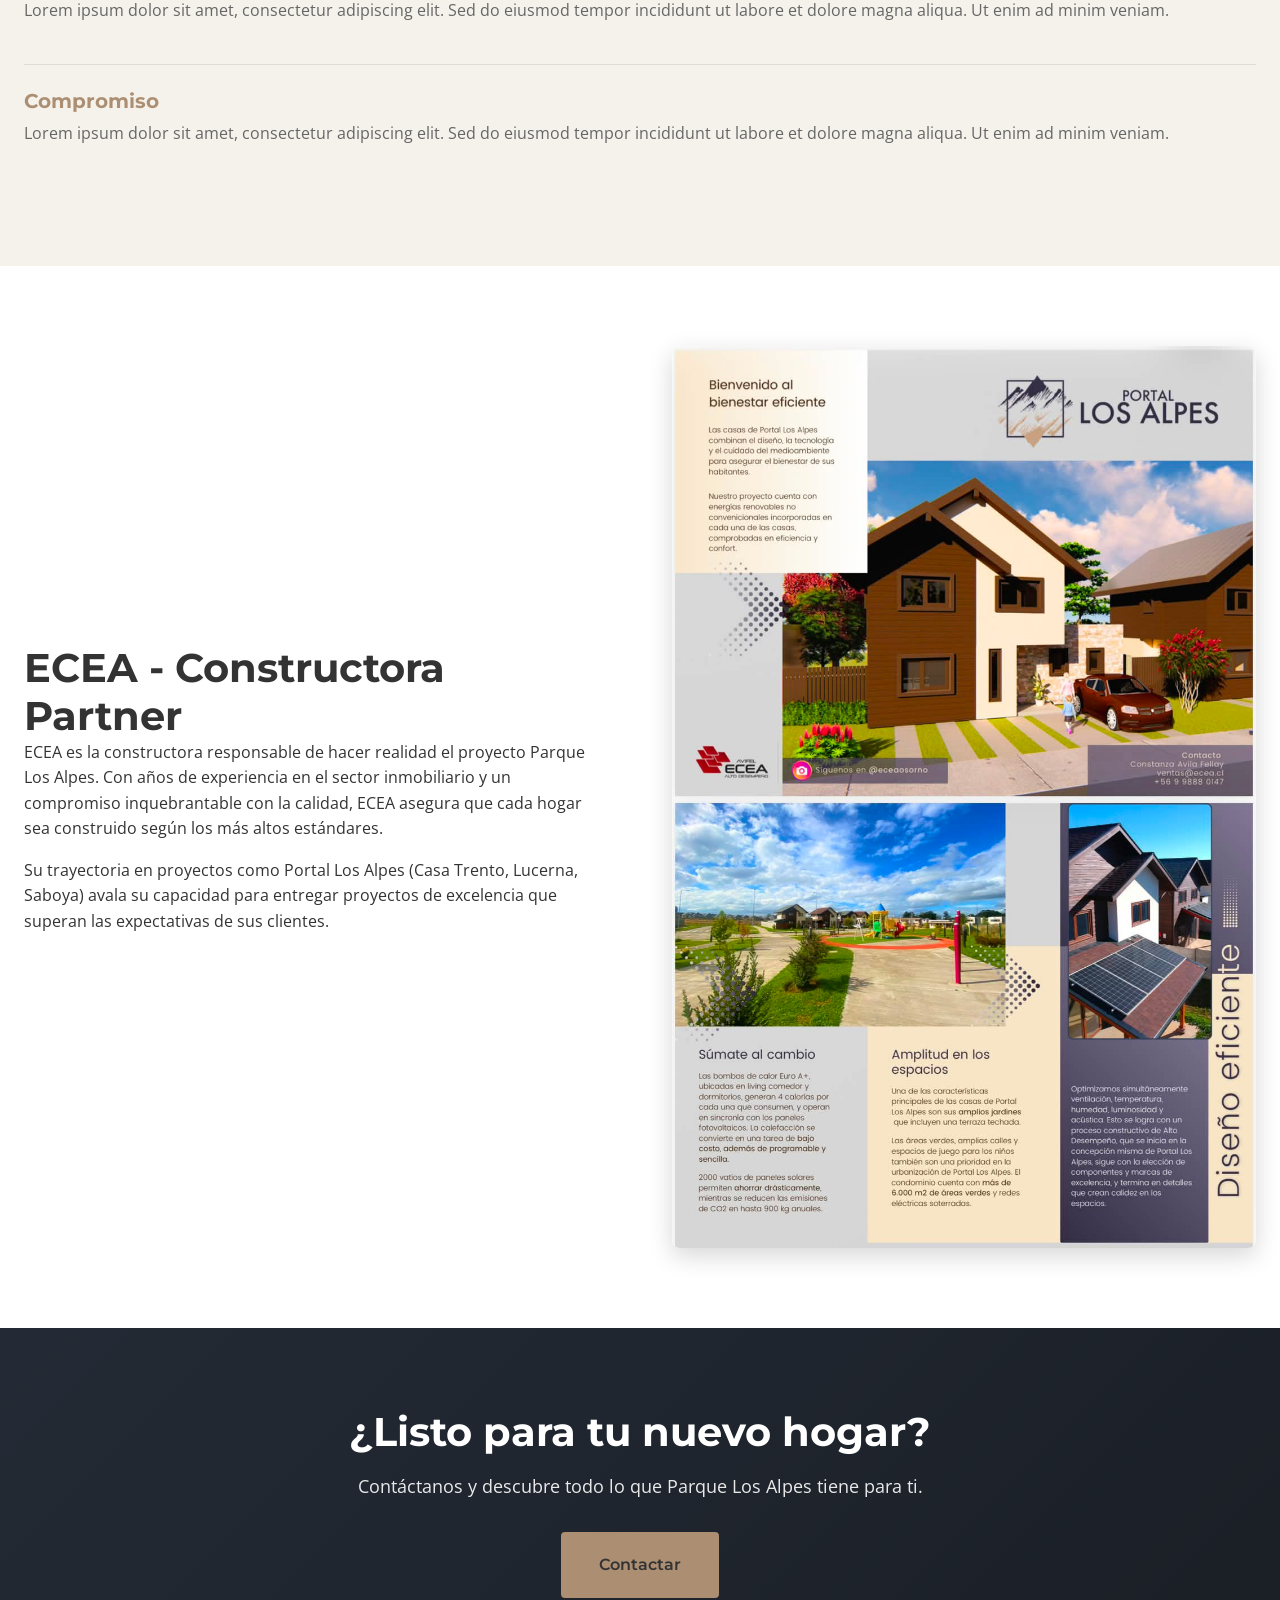
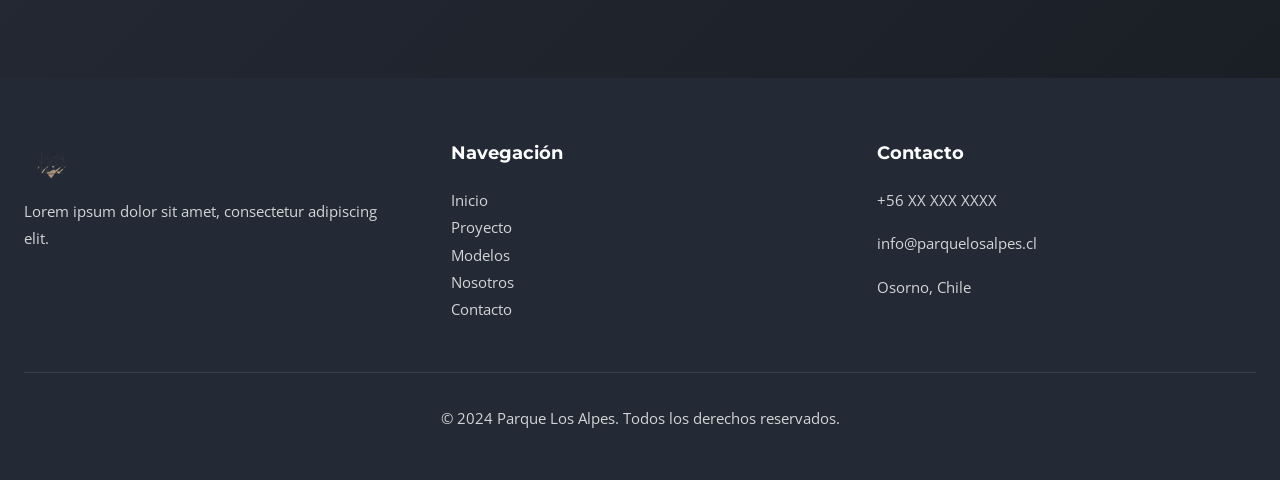
<file: nosotros.html>
<!DOCTYPE html>
<html lang="es">
<head>
  <meta charset="UTF-8">
  <meta name="viewport" content="width=device-width, initial-scale=1.0">
  <title>Nosotros | Parque Los Alpes</title>
  <meta name="description" content="Conoce la historia y valores de Parque Los Alpes. Comprometidos con la calidad y sustentabilidad.">
  <link rel="preconnect" href="https://fonts.googleapis.com">
  <link rel="preconnect" href="https://fonts.gstatic.com" crossorigin>
  <link href="https://fonts.googleapis.com/css2?family=Montserrat:wght@500;600;700&family=Open+Sans:wght@400;600&display=swap" rel="stylesheet">
  <link rel="stylesheet" href="css/styles.css">
</head>
<body>
  <nav class="nav" id="nav">
    <div class="container nav-inner">
      <a href="index.html" class="nav-logo">
        <img src="Logo.png" alt="Parque Los Alpes" onerror="this.textContent='Parque Los Alpes'">
      </a>
      <button class="nav-toggle" id="navToggle" aria-label="Menú">
        <span></span>
        <span></span>
        <span></span>
      </button>
      <ul class="nav-menu" id="navMenu">
        <li><a href="index.html" class="nav-link">Inicio</a></li>
        <li><a href="proyecto.html" class="nav-link">Proyecto</a></li>
        <li><a href="modelos.html" class="nav-link">Modelos</a></li>
        <li><a href="nosotros.html" class="nav-link active">Nosotros</a></li>
        <li><a href="contacto.html" class="nav-link">Contacto</a></li>
      </ul>
    </div>
  </nav>

  <main>
    <header class="page-header">
      <div class="container">
        <h1>Sobre Nosotros</h1>
        <p>Historia, valores y compromiso con la excelencia.</p>
      </div>
    </header>

    <section class="section">
      <div class="container">
        <div class="about-grid">
          <div class="about-content">
            <h2>Nuestra Historia</h2>
            <p>Lorem ipsum dolor sit amet, consectetur adipiscing elit. Sed do eiusmod tempor incididunt ut labore et dolore magna aliqua. Ut enim ad minim veniam, quis nostrud exercitation ullamco laboris nisi ut aliquip ex ea commodo consequat.</p>
            <p>Duis aute irure dolor in reprehenderit in voluptate velit esse cillum dolore eu fugiat nulla pariatur. Excepteur sint occaecat cupidatat non proident, sunt in culpa qui officia deserunt mollit anim id est laborum.</p>
            <p>Parque Los Alpes nace de la visión de crear un espacio donde la innovación arquitectónica se encuentra con la naturaleza, ofreciendo hogares que inspiran y mejoran la calidad de vida de sus residentes.</p>
          </div>
          <div class="about-image">
            <img src="Imagenes/VIsta aerea.jpeg" alt="Vista aérea">
          </div>
        </div>
      </div>
    </section>

    <section class="section section-alt">
      <div class="container">
        <div class="section-header">
          <h2>Nuestros Valores</h2>
          <p>Los principios que guían cada decisión.</p>
        </div>
        <div class="values-list">
          <div class="value-item">
            <h4>Excelencia</h4>
            <p class="text-secondary">Lorem ipsum dolor sit amet, consectetur adipiscing elit. Sed do eiusmod tempor incididunt ut labore et dolore magna aliqua. Ut enim ad minim veniam.</p>
          </div>
          <div class="value-item">
            <h4>Innovación</h4>
            <p class="text-secondary">Lorem ipsum dolor sit amet, consectetur adipiscing elit. Sed do eiusmod tempor incididunt ut labore et dolore magna aliqua. Ut enim ad minim veniam.</p>
          </div>
          <div class="value-item">
            <h4>Sustentabilidad</h4>
            <p class="text-secondary">Lorem ipsum dolor sit amet, consectetur adipiscing elit. Sed do eiusmod tempor incididunt ut labore et dolore magna aliqua. Ut enim ad minim veniam.</p>
          </div>
          <div class="value-item">
            <h4>Compromiso</h4>
            <p class="text-secondary">Lorem ipsum dolor sit amet, consectetur adipiscing elit. Sed do eiusmod tempor incididunt ut labore et dolore magna aliqua. Ut enim ad minim veniam.</p>
          </div>
        </div>
      </div>
    </section>

    <section class="section">
      <div class="container">
        <div class="about-grid" style="direction: rtl;">
          <div class="about-image" style="direction: ltr;">
            <img src="Brochure antiguo.jpeg" alt="ECEA">
          </div>
          <div class="about-content" style="direction: ltr;">
            <h2>ECEA - Constructora Partner</h2>
            <p>ECEA es la constructora responsable de hacer realidad el proyecto Parque Los Alpes. Con años de experiencia en el sector inmobiliario y un compromiso inquebrantable con la calidad, ECEA asegura que cada hogar sea construido según los más altos estándares.</p>
            <p>Su trayectoria en proyectos como Portal Los Alpes (Casa Trento, Lucerna, Saboya) avala su capacidad para entregar proyectos de excelencia que superan las expectativas de sus clientes.</p>
          </div>
        </div>
      </div>
    </section>

    <section class="cta-section">
      <div class="container">
        <h2>¿Listo para tu nuevo hogar?</h2>
        <p>Contáctanos y descubre todo lo que Parque Los Alpes tiene para ti.</p>
        <a href="contacto.html" class="btn btn-accent btn-lg">Contactar</a>
      </div>
    </section>
  </main>

  <footer class="footer">
    <div class="container">
      <div class="footer-grid">
        <div>
          <img src="Logo.png" alt="Parque Los Alpes" style="height: 40px; margin-bottom: 16px; background: transparent;" onerror="this.style.display='none'">
          <p>Lorem ipsum dolor sit amet, consectetur adipiscing elit.</p>
        </div>
        <div>
          <h4>Navegación</h4>
          <ul>
            <li><a href="index.html">Inicio</a></li>
            <li><a href="proyecto.html">Proyecto</a></li>
            <li><a href="modelos.html">Modelos</a></li>
            <li><a href="nosotros.html">Nosotros</a></li>
            <li><a href="contacto.html">Contacto</a></li>
          </ul>
        </div>
        <div>
          <h4>Contacto</h4>
          <p>+56 XX XXX XXXX</p>
          <p>info@parquelosalpes.cl</p>
          <p>Osorno, Chile</p>
        </div>
      </div>
      <div class="footer-bottom">
        <p>© 2024 Parque Los Alpes. Todos los derechos reservados.</p>
      </div>
    </div>
  </footer>

  <script src="js/main.js"></script>
</body>
</html>
</file>
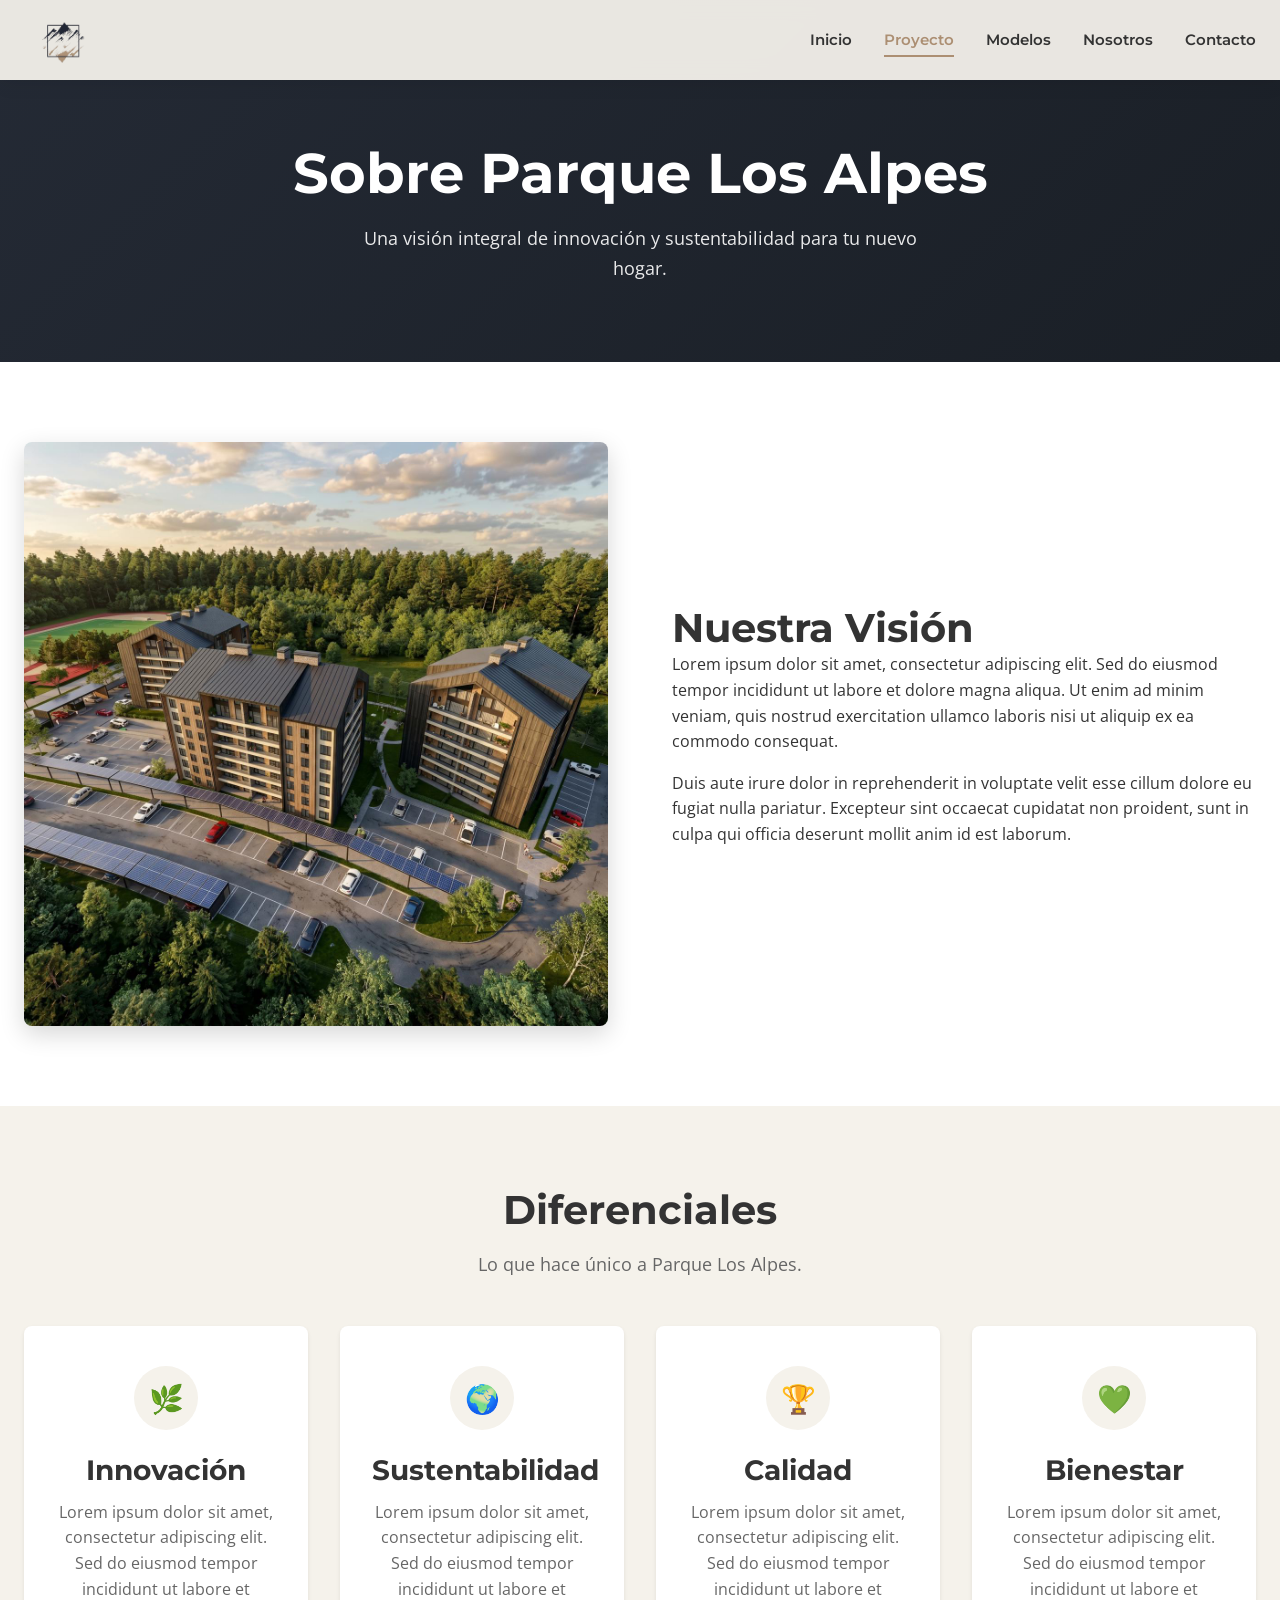
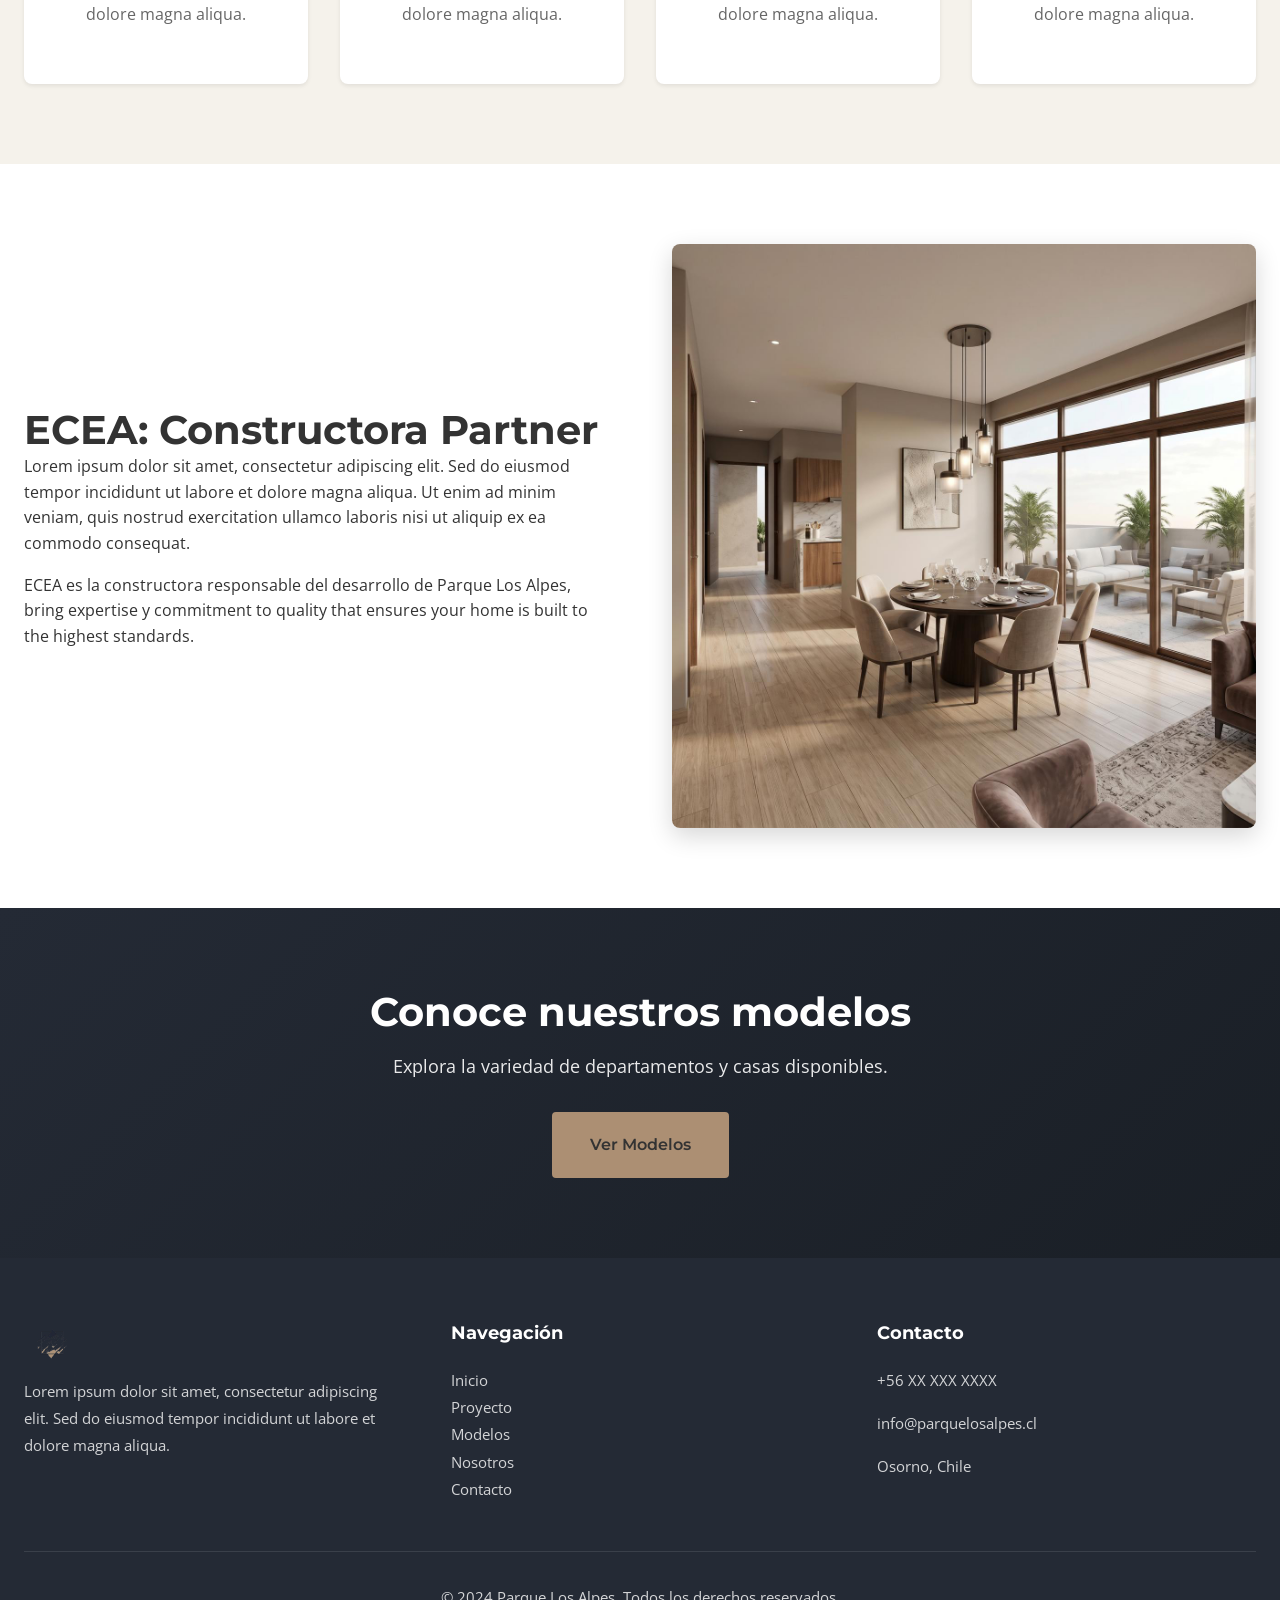
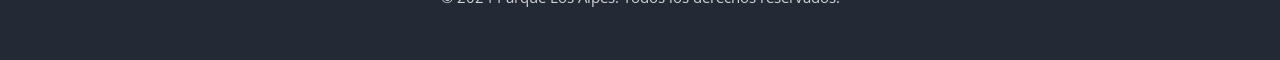
<file: proyecto.html>
<!DOCTYPE html>
<html lang="es">
<head>
  <meta charset="UTF-8">
  <meta name="viewport" content="width=device-width, initial-scale=1.0">
  <title>Proyecto | Parque Los Alpes</title>
  <meta name="description" content="Conoce la visión y propuesta de valor de Parque Los Alpes. Innovación y sustentabilidad en cada detalle.">
  <link rel="preconnect" href="https://fonts.googleapis.com">
  <link rel="preconnect" href="https://fonts.gstatic.com" crossorigin>
  <link href="https://fonts.googleapis.com/css2?family=Montserrat:wght@500;600;700&family=Open+Sans:wght@400;600&display=swap" rel="stylesheet">
  <link rel="stylesheet" href="css/styles.css">
</head>
<body>
  <nav class="nav" id="nav">
    <div class="container nav-inner">
      <a href="index.html" class="nav-logo">
        <img src="Logo.png" alt="Parque Los Alpes" onerror="this.textContent='Parque Los Alpes'">
      </a>
      <button class="nav-toggle" id="navToggle" aria-label="Menú">
        <span></span>
        <span></span>
        <span></span>
      </button>
      <ul class="nav-menu" id="navMenu">
        <li><a href="index.html" class="nav-link">Inicio</a></li>
        <li><a href="proyecto.html" class="nav-link active">Proyecto</a></li>
        <li><a href="modelos.html" class="nav-link">Modelos</a></li>
        <li><a href="nosotros.html" class="nav-link">Nosotros</a></li>
        <li><a href="contacto.html" class="nav-link">Contacto</a></li>
      </ul>
    </div>
  </nav>

  <main>
    <header class="page-header">
      <div class="container">
        <h1>Sobre Parque Los Alpes</h1>
        <p>Una visión integral de innovación y sustentabilidad para tu nuevo hogar.</p>
      </div>
    </header>

    <section class="section">
      <div class="container">
        <div class="about-grid">
          <div class="about-image">
            <img src="Imagenes/VIsta aerea.jpeg" alt="Vista aérea Parque Los Alpes">
          </div>
          <div class="about-content">
            <h2>Nuestra Visión</h2>
            <p>Lorem ipsum dolor sit amet, consectetur adipiscing elit. Sed do eiusmod tempor incididunt ut labore et dolore magna aliqua. Ut enim ad minim veniam, quis nostrud exercitation ullamco laboris nisi ut aliquip ex ea commodo consequat.</p>
            <p>Duis aute irure dolor in reprehenderit in voluptate velit esse cillum dolore eu fugiat nulla pariatur. Excepteur sint occaecat cupidatat non proident, sunt in culpa qui officia deserunt mollit anim id est laborum.</p>
          </div>
        </div>
      </div>
    </section>

    <section class="section section-alt">
      <div class="container">
        <div class="section-header">
          <h2>Diferenciales</h2>
          <p>Lo que hace único a Parque Los Alpes.</p>
        </div>
        <div class="value-grid">
          <div class="value-card">
            <div class="value-icon">🌿</div>
            <h3>Innovación</h3>
            <p class="text-secondary">Lorem ipsum dolor sit amet, consectetur adipiscing elit. Sed do eiusmod tempor incididunt ut labore et dolore magna aliqua.</p>
          </div>
          <div class="value-card">
            <div class="value-icon">🌍</div>
            <h3>Sustentabilidad</h3>
            <p class="text-secondary">Lorem ipsum dolor sit amet, consectetur adipiscing elit. Sed do eiusmod tempor incididunt ut labore et dolore magna aliqua.</p>
          </div>
          <div class="value-card">
            <div class="value-icon">🏆</div>
            <h3>Calidad</h3>
            <p class="text-secondary">Lorem ipsum dolor sit amet, consectetur adipiscing elit. Sed do eiusmod tempor incididunt ut labore et dolore magna aliqua.</p>
          </div>
          <div class="value-card">
            <div class="value-icon">💚</div>
            <h3>Bienestar</h3>
            <p class="text-secondary">Lorem ipsum dolor sit amet, consectetur adipiscing elit. Sed do eiusmod tempor incididunt ut labore et dolore magna aliqua.</p>
          </div>
        </div>
      </div>
    </section>

    <section class="section">
      <div class="container">
        <div class="about-grid" style="direction: rtl;">
          <div class="about-image" style="direction: ltr;">
            <img src="Imagenes/Decoracion piloto.jpeg" alt="Interior Parque Los Alpes">
          </div>
          <div class="about-content" style="direction: ltr;">
            <h2>ECEA: Constructora Partner</h2>
            <p>Lorem ipsum dolor sit amet, consectetur adipiscing elit. Sed do eiusmod tempor incididunt ut labore et dolore magna aliqua. Ut enim ad minim veniam, quis nostrud exercitation ullamco laboris nisi ut aliquip ex ea commodo consequat.</p>
            <p>ECEA es la constructora responsable del desarrollo de Parque Los Alpes, bring expertise y commitment to quality that ensures your home is built to the highest standards.</p>
          </div>
        </div>
      </div>
    </section>

    <section class="cta-section">
      <div class="container">
        <h2>Conoce nuestros modelos</h2>
        <p>Explora la variedad de departamentos y casas disponibles.</p>
        <a href="modelos.html" class="btn btn-accent btn-lg">Ver Modelos</a>
      </div>
    </section>
  </main>

  <footer class="footer">
    <div class="container">
      <div class="footer-grid">
        <div>
          <img src="Logo.png" alt="Parque Los Alpes" style="height: 40px; margin-bottom: 16px; background: transparent;" onerror="this.style.display='none'">
          <p>Lorem ipsum dolor sit amet, consectetur adipiscing elit. Sed do eiusmod tempor incididunt ut labore et dolore magna aliqua.</p>
        </div>
        <div>
          <h4>Navegación</h4>
          <ul>
            <li><a href="index.html">Inicio</a></li>
            <li><a href="proyecto.html">Proyecto</a></li>
            <li><a href="modelos.html">Modelos</a></li>
            <li><a href="nosotros.html">Nosotros</a></li>
            <li><a href="contacto.html">Contacto</a></li>
          </ul>
        </div>
        <div>
          <h4>Contacto</h4>
          <p>+56 XX XXX XXXX</p>
          <p>info@parquelosalpes.cl</p>
          <p>Osorno, Chile</p>
        </div>
      </div>
      <div class="footer-bottom">
        <p>© 2024 Parque Los Alpes. Todos los derechos reservados.</p>
      </div>
    </div>
  </footer>

  <script src="js/main.js"></script>
</body>
</html>
</file>
<file: css/styles.css>
/* ===========================
   Parque Los Alpes - Main CSS
   =========================== */

/* CSS Custom Properties */
:root {
  --color-primary: #242A35;
  --color-primary-dark: #1a1f26;
  --color-secondary: #AC8F73;
  --color-secondary-light: #c4a88a;
  --color-accent: #AC8F73;
  --color-accent-light: #c4a88a;
  --color-bg-light: #F5F2EB;
  --color-bg-dark: #242A35;
  --color-text: #333333;
  --color-text-secondary: #666666;
  --color-white: #FFFFFF;
  --color-border: #E0DCD4;

  --font-heading: 'Montserrat', sans-serif;
  --font-body: 'Open Sans', sans-serif;

  --container-max: 1400px;
  --section-padding: 80px;
  --section-padding-mobile: 48px;
  --border-radius: 8px;
  --border-radius-sm: 4px;

  --shadow-sm: 0 2px 4px rgba(0,0,0,0.08);
  --shadow-md: 0 4px 12px rgba(0,0,0,0.12);
  --shadow-lg: 0 8px 24px rgba(0,0,0,0.16);

  --transition-fast: 0.2s ease;
  --transition-normal: 0.3s ease;
}

/* Reset & Base */
*, *::before, *::after {
  box-sizing: border-box;
  margin: 0;
  padding: 0;
}

html {
  scroll-behavior: smooth;
  font-size: 16px;
}

body {
  font-family: var(--font-body);
  color: var(--color-text);
  background-color: var(--color-white);
  line-height: 1.6;
  -webkit-font-smoothing: antialiased;
}

img {
  max-width: 100%;
  height: auto;
  display: block;
}

a {
  text-decoration: none;
  color: inherit;
}

ul, ol {
  list-style: none;
}

/* Typography */
h1, h2, h3, h4, h5, h6 {
  font-family: var(--font-heading);
  font-weight: 700;
  line-height: 1.2;
  color: var(--color-text);
}

h1 { font-size: clamp(2rem, 5vw, 3.5rem); }
h2 { font-size: clamp(1.75rem, 4vw, 2.5rem); }
h3 { font-size: clamp(1.25rem, 3vw, 1.75rem); }
h4 { font-size: 1.25rem; }

p {
  margin-bottom: 1rem;
}

.text-accent {
  color: var(--color-accent);
}

.text-secondary {
  color: var(--color-text-secondary);
}

/* Container */
.container {
  width: 100%;
  max-width: var(--container-max);
  margin: 0 auto;
  padding: 0 24px;
}

/* Navigation */
.nav {
  position: fixed;
  top: 0;
  left: 0;
  right: 0;
  z-index: 1000;
  background: rgba(245, 242, 235, 0.95);
  backdrop-filter: blur(10px);
  -webkit-backdrop-filter: blur(10px);
  box-shadow: 0 2px 20px rgba(0, 0, 0, 0.08);
  transition: var(--transition-normal);
}

.nav.scrolled {
  background: rgba(245, 242, 235, 0.98);
}

.nav-inner {
  display: flex;
  align-items: center;
  justify-content: space-between;
  height: 80px;
}

.nav-logo img {
  height: 56px;
  width: auto;
  background: transparent;
}

.nav-menu {
  display: flex;
  gap: 32px;
}

.nav-link {
  font-family: var(--font-heading);
  font-weight: 600;
  font-size: 0.95rem;
  color: var(--color-text);
  padding: 8px 0;
  position: relative;
  transition: var(--transition-fast);
}

.nav-link::after {
  content: '';
  position: absolute;
  bottom: 0;
  left: 0;
  width: 0;
  height: 2px;
  background: var(--color-secondary);
  transition: var(--transition-fast);
}

.nav-link:hover,
.nav-link.active {
  color: var(--color-secondary);
}

.nav-link:hover::after,
.nav-link.active::after {
  width: 100%;
}

.nav-toggle {
  display: none;
  flex-direction: column;
  gap: 5px;
  background: none;
  border: none;
  cursor: pointer;
  padding: 8px;
}

.nav-toggle span {
  width: 24px;
  height: 2px;
  background: var(--color-text);
  transition: var(--transition-fast);
}

/* Mobile Navigation */
@media (max-width: 768px) {
  .nav-menu {
    position: fixed;
    top: 80px;
    left: 0;
    right: 0;
    background: rgba(245, 242, 235, 0.98);
    flex-direction: column;
    padding: 24px;
    gap: 16px;
    box-shadow: var(--shadow-lg);
    transform: translateY(-100%);
    opacity: 0;
    visibility: hidden;
    transition: var(--transition-normal);
  }

  .nav-menu.active {
    transform: translateY(0);
    opacity: 1;
    visibility: visible;
  }

  .nav-toggle {
    display: flex;
  }

  .nav-toggle span {
    background: var(--color-text);
  }

  .nav-link {
    color: var(--color-text);
  }
}

/* Buttons */
.btn {
  display: inline-flex;
  align-items: center;
  justify-content: center;
  gap: 8px;
  padding: 14px 28px;
  font-family: var(--font-heading);
  font-weight: 600;
  font-size: 0.95rem;
  border: 2px solid transparent;
  border-radius: var(--border-radius-sm);
  cursor: pointer;
  transition: var(--transition-normal);
}

.btn-primary {
  background: var(--color-primary);
  color: var(--color-white);
  border-color: var(--color-primary);
}

.btn-primary:hover {
  background: var(--color-primary-dark);
  border-color: var(--color-primary-dark);
  transform: translateY(-2px);
  box-shadow: var(--shadow-md);
}

.btn-secondary {
  background: transparent;
  color: var(--color-primary);
  border-color: var(--color-primary);
}

.btn-secondary:hover {
  background: var(--color-primary);
  color: var(--color-white);
}

.btn-accent {
  background: var(--color-accent);
  color: var(--color-text);
  border-color: var(--color-accent);
}

.btn-accent:hover {
  background: var(--color-accent-light);
  border-color: var(--color-accent-light);
}

.btn-lg {
  padding: 18px 36px;
  font-size: 1rem;
}

/* Hero Section */
.hero {
  position: relative;
  min-height: 100vh;
  height: 100vh;
  display: flex;
  align-items: center;
  justify-content: center;
  background: linear-gradient(to bottom, rgba(36, 42, 53, 0.6), rgba(36, 42, 53, 0.8)),
              url('../Imagenes/VIsta%20aerea.jpeg') center/cover no-repeat;
  color: var(--color-white);
  text-align: center;
  padding: 0 24px;
}

.hero-content {
  max-width: 900px;
}

.hero h1 {
  color: var(--color-white);
  margin-bottom: 24px;
}

.hero-subtitle {
  font-size: clamp(1.1rem, 2vw, 1.35rem);
  margin-bottom: 40px;
  opacity: 0.95;
}

.hero-cta {
  display: flex;
  gap: 16px;
  justify-content: center;
  flex-wrap: wrap;
}

/* Sections */
.section {
  padding: var(--section-padding) 0;
}

.section-alt {
  background: var(--color-bg-light);
}

.section-header {
  text-align: center;
  max-width: 700px;
  margin: 0 auto 48px;
}

.section-header h2 {
  margin-bottom: 16px;
}

.section-header p {
  color: var(--color-text-secondary);
  font-size: 1.1rem;
}

/* Value Props */
.value-grid {
  display: grid;
  grid-template-columns: repeat(auto-fit, minmax(280px, 1fr));
  gap: 32px;
}

.value-card {
  background: var(--color-white);
  padding: 40px 32px;
  border-radius: var(--border-radius);
  box-shadow: var(--shadow-sm);
  text-align: center;
  transition: var(--transition-normal);
}

.value-card:hover {
  transform: translateY(-4px);
  box-shadow: var(--shadow-lg);
}

.value-icon {
  width: 64px;
  height: 64px;
  margin: 0 auto 24px;
  display: flex;
  align-items: center;
  justify-content: center;
  background: var(--color-bg-light);
  border-radius: 50%;
  font-size: 1.75rem;
}

.value-card h3 {
  margin-bottom: 12px;
}

/* Model Cards */
.model-grid {
  display: grid;
  grid-template-columns: repeat(auto-fill, minmax(320px, 1fr));
  gap: 32px;
}

.model-card {
  background: var(--color-white);
  border-radius: var(--border-radius);
  overflow: hidden;
  box-shadow: var(--shadow-sm);
  transition: var(--transition-normal);
  cursor: pointer;
}

.model-card:hover {
  transform: translateY(-4px);
  box-shadow: var(--shadow-lg);
}

.model-card-image {
  position: relative;
  height: 220px;
  background: var(--color-bg-light);
  overflow: hidden;
}

.model-card-image img {
  width: 100%;
  height: 100%;
  object-fit: cover;
  transition: var(--transition-normal);
}

.model-card:hover .model-card-image img {
  transform: scale(1.05);
}

.model-badge {
  position: absolute;
  top: 16px;
  left: 16px;
  background: var(--color-accent);
  color: var(--color-text);
  padding: 6px 12px;
  border-radius: var(--border-radius-sm);
  font-size: 0.8rem;
  font-weight: 600;
}

.model-card-content {
  padding: 24px;
}

.model-card h3 {
  margin-bottom: 8px;
}

.model-meta {
  display: flex;
  gap: 16px;
  color: var(--color-text-secondary);
  font-size: 0.9rem;
  margin-bottom: 16px;
}

.model-card-footer {
  display: flex;
  justify-content: space-between;
  align-items: center;
  padding-top: 16px;
  border-top: 1px solid var(--color-border);
}

.model-price {
  font-family: var(--font-heading);
  font-weight: 700;
  color: var(--color-primary);
}

/* Filters */
.filters {
  display: flex;
  justify-content: center;
  gap: 16px;
  margin-bottom: 48px;
  flex-wrap: wrap;
}

.filter-btn {
  padding: 12px 24px;
  background: var(--color-white);
  border: 2px solid var(--color-border);
  border-radius: var(--border-radius-sm);
  font-family: var(--font-heading);
  font-weight: 600;
  font-size: 0.9rem;
  color: var(--color-text);
  cursor: pointer;
  transition: var(--transition-fast);
}

.filter-btn:hover,
.filter-btn.active {
  border-color: var(--color-primary);
  background: var(--color-primary);
  color: var(--color-white);
}

/* CTA Section */
.cta-section {
  background: linear-gradient(135deg, var(--color-primary), var(--color-primary-dark));
  color: var(--color-white);
  text-align: center;
  padding: var(--section-padding) 0;
}

.cta-section h2 {
  color: var(--color-white);
  margin-bottom: 16px;
}

.cta-section p {
  font-size: 1.1rem;
  margin-bottom: 32px;
  opacity: 0.9;
}

/* Contact Form */
.contact-form {
  max-width: 600px;
  margin: 0 auto;
}

.form-group {
  margin-bottom: 24px;
}

.form-label {
  display: block;
  margin-bottom: 8px;
  font-weight: 600;
  color: var(--color-text);
}

.form-input,
.form-select,
.form-textarea {
  width: 100%;
  padding: 14px 16px;
  border: 2px solid var(--color-border);
  border-radius: var(--border-radius-sm);
  font-family: var(--font-body);
  font-size: 1rem;
  color: var(--color-text);
  transition: var(--transition-fast);
  background: var(--color-white);
}

.form-input:focus,
.form-select:focus,
.form-textarea:focus {
  outline: none;
  border-color: var(--color-accent);
  box-shadow: 0 0 0 3px rgba(201, 162, 39, 0.15);
}

.form-textarea {
  min-height: 150px;
  resize: vertical;
}

/* Location */
.location-grid {
  display: grid;
  grid-template-columns: 1fr 1fr;
  gap: 48px;
  align-items: center;
}

.location-map {
  border-radius: var(--border-radius);
  overflow: hidden;
  box-shadow: var(--shadow-md);
}

.location-map iframe {
  width: 100%;
  height: 400px;
  border: none;
}

@media (max-width: 768px) {
  .location-grid {
    grid-template-columns: 1fr;
  }
}

/* Footer */
.footer {
  background: var(--color-primary);
  color: var(--color-white);
  padding: 64px 0 32px;
}

.footer-grid {
  display: grid;
  grid-template-columns: repeat(auto-fit, minmax(250px, 1fr));
  gap: 48px;
  margin-bottom: 48px;
}

.footer h4 {
  color: var(--color-white);
  margin-bottom: 24px;
  font-size: 1.1rem;
}

.footer p,
.footer a {
  color: rgba(255,255,255,0.8);
  font-size: 0.95rem;
  line-height: 1.8;
}

.footer a:hover {
  color: var(--color-accent);
}

.footer-bottom {
  text-align: center;
  padding-top: 32px;
  border-top: 1px solid rgba(255,255,255,0.1);
  font-size: 0.85rem;
  color: rgba(255,255,255,0.6);
}

/* Modal */
.modal {
  position: fixed;
  top: 0;
  left: 0;
  right: 0;
  bottom: 0;
  z-index: 2000;
  display: flex;
  align-items: center;
  justify-content: center;
  padding: 24px;
  opacity: 0;
  visibility: hidden;
  transition: var(--transition-normal);
}

.modal.active {
  opacity: 1;
  visibility: visible;
}

.modal-backdrop {
  position: absolute;
  top: 0;
  left: 0;
  right: 0;
  bottom: 0;
  background: rgba(0,0,0,0.75);
}

.modal-content {
  position: relative;
  background: var(--color-white);
  border-radius: var(--border-radius);
  max-width: 900px;
  width: 100%;
  max-height: 90vh;
  overflow-y: auto;
  transform: scale(0.95);
  transition: var(--transition-normal);
}

.modal.active .modal-content {
  transform: scale(1);
}

.modal-close {
  position: absolute;
  top: 16px;
  right: 16px;
  width: 40px;
  height: 40px;
  background: var(--color-white);
  border: none;
  border-radius: 50%;
  font-size: 1.25rem;
  cursor: pointer;
  z-index: 10;
  display: flex;
  align-items: center;
  justify-content: center;
  box-shadow: var(--shadow-md);
  transition: var(--transition-fast);
}

.modal-close:hover {
  background: var(--color-bg-light);
}

/* Modal Gallery */
.modal-gallery {
  display: grid;
  grid-template-columns: 2fr 1fr;
  gap: 8px;
  padding: 8px;
}

.modal-gallery-main {
  position: relative;
  border-radius: var(--border-radius-sm);
  overflow: hidden;
}

.modal-gallery-main img {
  width: 100%;
  height: 400px;
  object-fit: cover;
}

.modal-gallery-thumbs {
  display: grid;
  grid-template-columns: 1fr 1fr;
  gap: 8px;
}

.modal-gallery-thumbs img {
  width: 100%;
  height: 196px;
  object-fit: cover;
  border-radius: var(--border-radius-sm);
  cursor: pointer;
  opacity: 0.7;
  transition: var(--transition-fast);
}

.modal-gallery-thumbs img:hover,
.modal-gallery-thumbs img.active {
  opacity: 1;
}

@media (max-width: 768px) {
  .modal-gallery {
    grid-template-columns: 1fr;
  }

  .modal-gallery-thumbs {
    grid-template-columns: repeat(4, 1fr);
  }

  .modal-gallery-main img {
    height: 250px;
  }

  .modal-gallery-thumbs img {
    height: 80px;
  }
}

/* Modal Details */
.modal-details {
  padding: 32px;
}

.modal-modelo-header {
  margin-bottom: 24px;
  padding-bottom: 24px;
  border-bottom: 1px solid var(--color-border);
}

.modal-modelo-header h2 {
  margin-bottom: 8px;
}

.modal-specs {
  display: grid;
  grid-template-columns: repeat(4, 1fr);
  gap: 24px;
  margin-bottom: 32px;
}

.spec-item {
  text-align: center;
  padding: 20px;
  background: var(--color-bg-light);
  border-radius: var(--border-radius-sm);
}

.spec-value {
  font-family: var(--font-heading);
  font-size: 1.5rem;
  font-weight: 700;
  color: var(--color-secondary);
  display: block;
}

.spec-label {
  font-size: 0.85rem;
  color: var(--color-text-secondary);
  margin-top: 4px;
}

@media (max-width: 768px) {
  .modal-specs {
    grid-template-columns: repeat(2, 1fr);
  }
}

/* Page Header (internal pages) */
.page-header {
  padding: 140px 0 80px;
  background: linear-gradient(135deg, var(--color-primary), var(--color-primary-dark));
  color: var(--color-white);
  text-align: center;
}

.page-header h1 {
  color: var(--color-white);
  margin-bottom: 16px;
}

.page-header p {
  font-size: 1.15rem;
  opacity: 0.9;
  max-width: 600px;
  margin: 0 auto;
}

/* About Section */
.about-grid {
  display: grid;
  grid-template-columns: 1fr 1fr;
  gap: 64px;
  align-items: center;
}

.about-image {
  border-radius: var(--border-radius);
  overflow: hidden;
  box-shadow: var(--shadow-lg);
}

@media (max-width: 768px) {
  .about-grid {
    grid-template-columns: 1fr;
  }
}

/* Values List */
.values-list {
  margin-top: 32px;
}

.value-item {
  padding: 24px 0;
  border-bottom: 1px solid var(--color-border);
}

.value-item:last-child {
  border-bottom: none;
}

.value-item h4 {
  color: var(--color-secondary);
  margin-bottom: 8px;
}

/* Contact Info */
.contact-grid {
  display: grid;
  grid-template-columns: repeat(auto-fit, minmax(280px, 1fr));
  gap: 32px;
}

.contact-card {
  background: var(--color-bg-light);
  padding: 32px;
  border-radius: var(--border-radius);
  text-align: center;
}

.contact-icon {
  width: 56px;
  height: 56px;
  margin: 0 auto 16px;
  background: var(--color-secondary);
  color: var(--color-white);
  border-radius: 50%;
  display: flex;
  align-items: center;
  justify-content: center;
  font-size: 1.25rem;
}

.contact-card h4 {
  margin-bottom: 8px;
}

.contact-card p {
  color: var(--color-text-secondary);
  margin-bottom: 0;
}

/* Features/Innovation Section */
.features-grid {
  display: grid;
  grid-template-columns: repeat(auto-fit, minmax(300px, 1fr));
  gap: 32px;
}

.feature-card {
  background: var(--color-white);
  padding: 32px;
  border-radius: var(--border-radius);
  box-shadow: var(--shadow-sm);
  transition: var(--transition-normal);
  border-top: 3px solid var(--color-secondary);
}

.feature-card:hover {
  transform: translateY(-4px);
  box-shadow: var(--shadow-lg);
}

.feature-icon {
  width: 56px;
  height: 56px;
  margin-bottom: 20px;
  display: flex;
  align-items: center;
  justify-content: center;
  background: var(--color-bg-light);
  border-radius: 50%;
  color: var(--color-secondary);
}

.feature-icon svg {
  width: 28px;
  height: 28px;
  fill: currentColor;
}

.feature-card h3 {
  font-size: 1.15rem;
  margin-bottom: 12px;
  color: var(--color-text);
}

.feature-card p {
  color: var(--color-text-secondary);
  font-size: 0.95rem;
  margin-bottom: 0;
  line-height: 1.6;
}

/* Entorno Section */
.entorno-section {
  background: var(--color-bg-light);
}

.entorno-list {
  display: grid;
  grid-template-columns: repeat(auto-fit, minmax(250px, 1fr));
  gap: 24px;
}

.entorno-item {
  display: flex;
  align-items: flex-start;
  gap: 16px;
  padding: 20px;
  background: var(--color-white);
  border-radius: var(--border-radius);
  box-shadow: var(--shadow-sm);
}

.entorno-icon {
  width: 48px;
  height: 48px;
  flex-shrink: 0;
  display: flex;
  align-items: center;
  justify-content: center;
  background: var(--color-secondary);
  color: var(--color-white);
  border-radius: 50%;
}

.entorno-icon svg {
  width: 24px;
  height: 24px;
  fill: currentColor;
}

.entorno-content h4 {
  font-size: 1rem;
  margin-bottom: 6px;
  color: var(--color-text);
}

.entorno-content p {
  font-size: 0.9rem;
  color: var(--color-text-secondary);
  margin-bottom: 0;
}

/* Utilities */
.sr-only {
  position: absolute;
  width: 1px;
  height: 1px;
  padding: 0;
  margin: -1px;
  overflow: hidden;
  clip: rect(0,0,0,0);
  border: 0;
}

.text-center {
  text-align: center;
}

.mb-0 { margin-bottom: 0; }
.mb-1 { margin-bottom: 8px; }
.mb-2 { margin-bottom: 16px; }
.mb-3 { margin-bottom: 24px; }
.mb-4 { margin-bottom: 32px; }

@media (max-width: 768px) {
  :root {
    --section-padding: 48px;
  }

  .section {
    padding: var(--section-padding-mobile) 0;
  }
}
</file>
